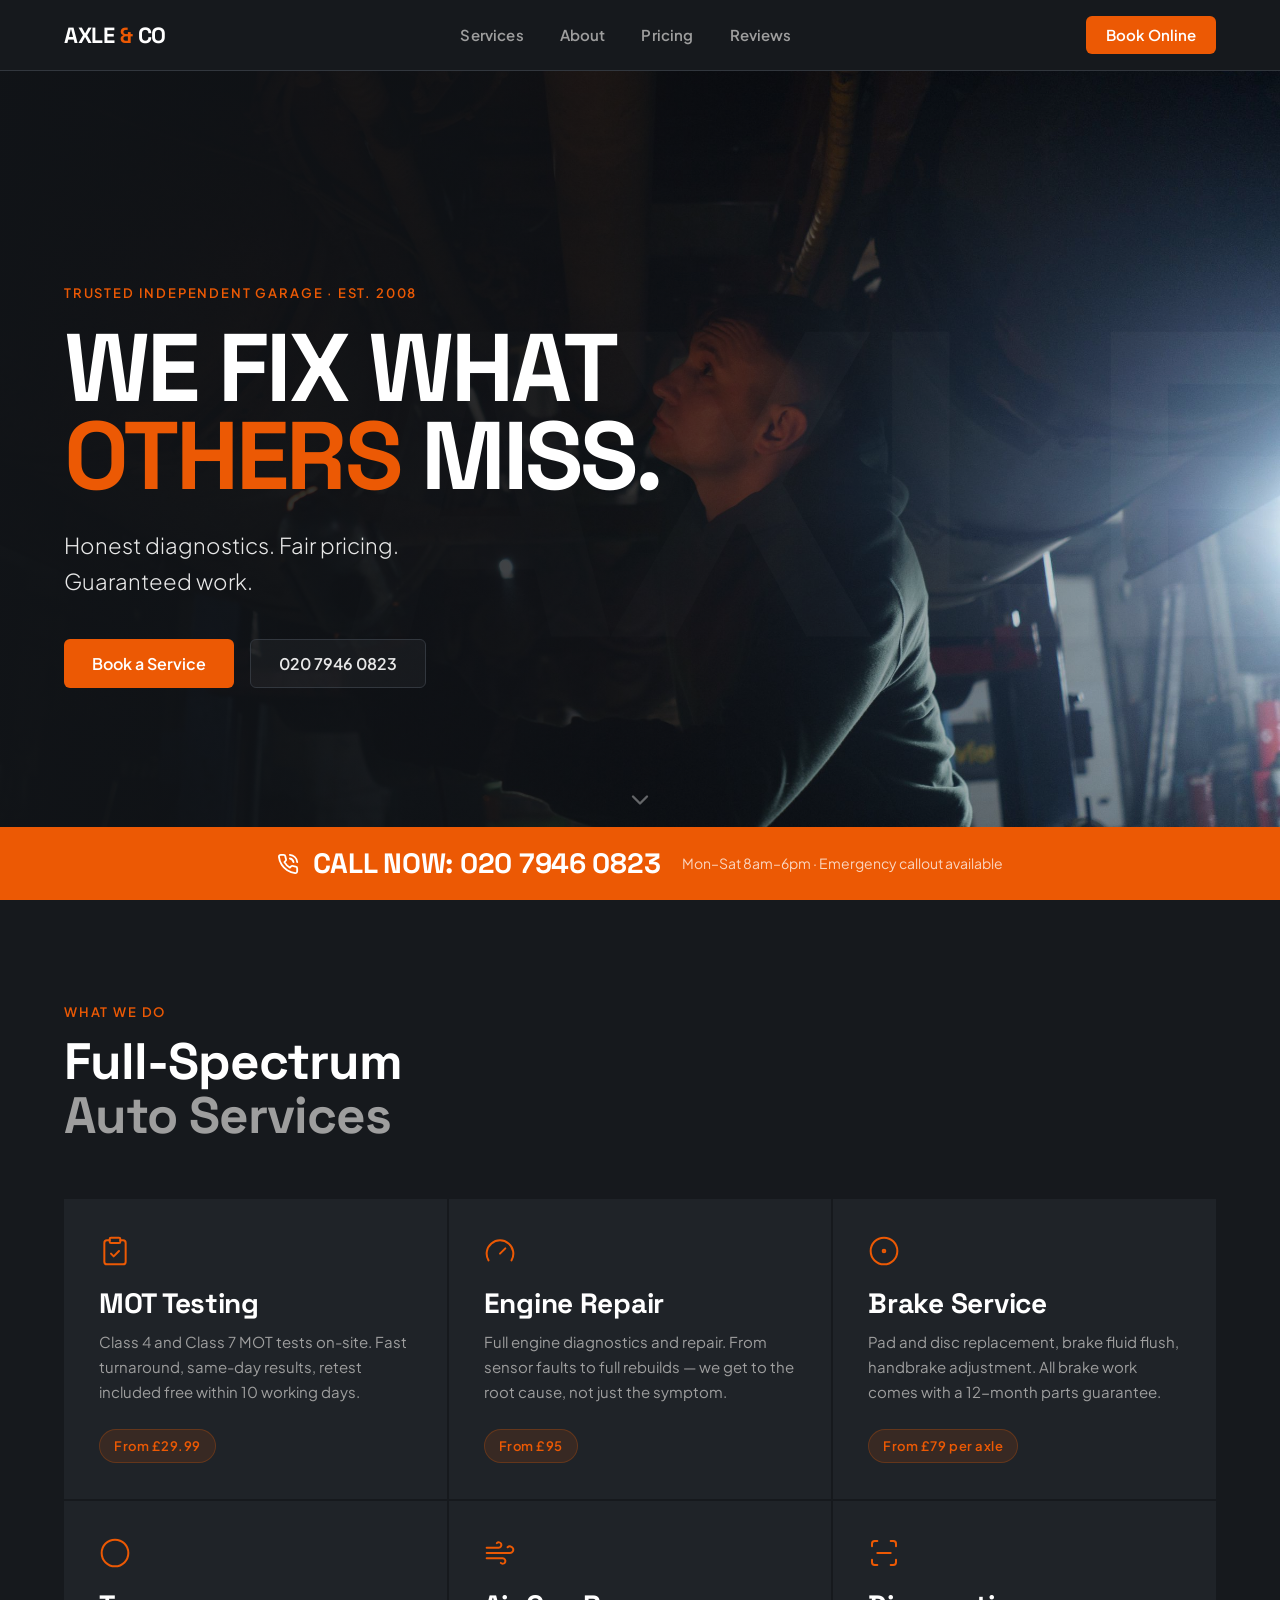
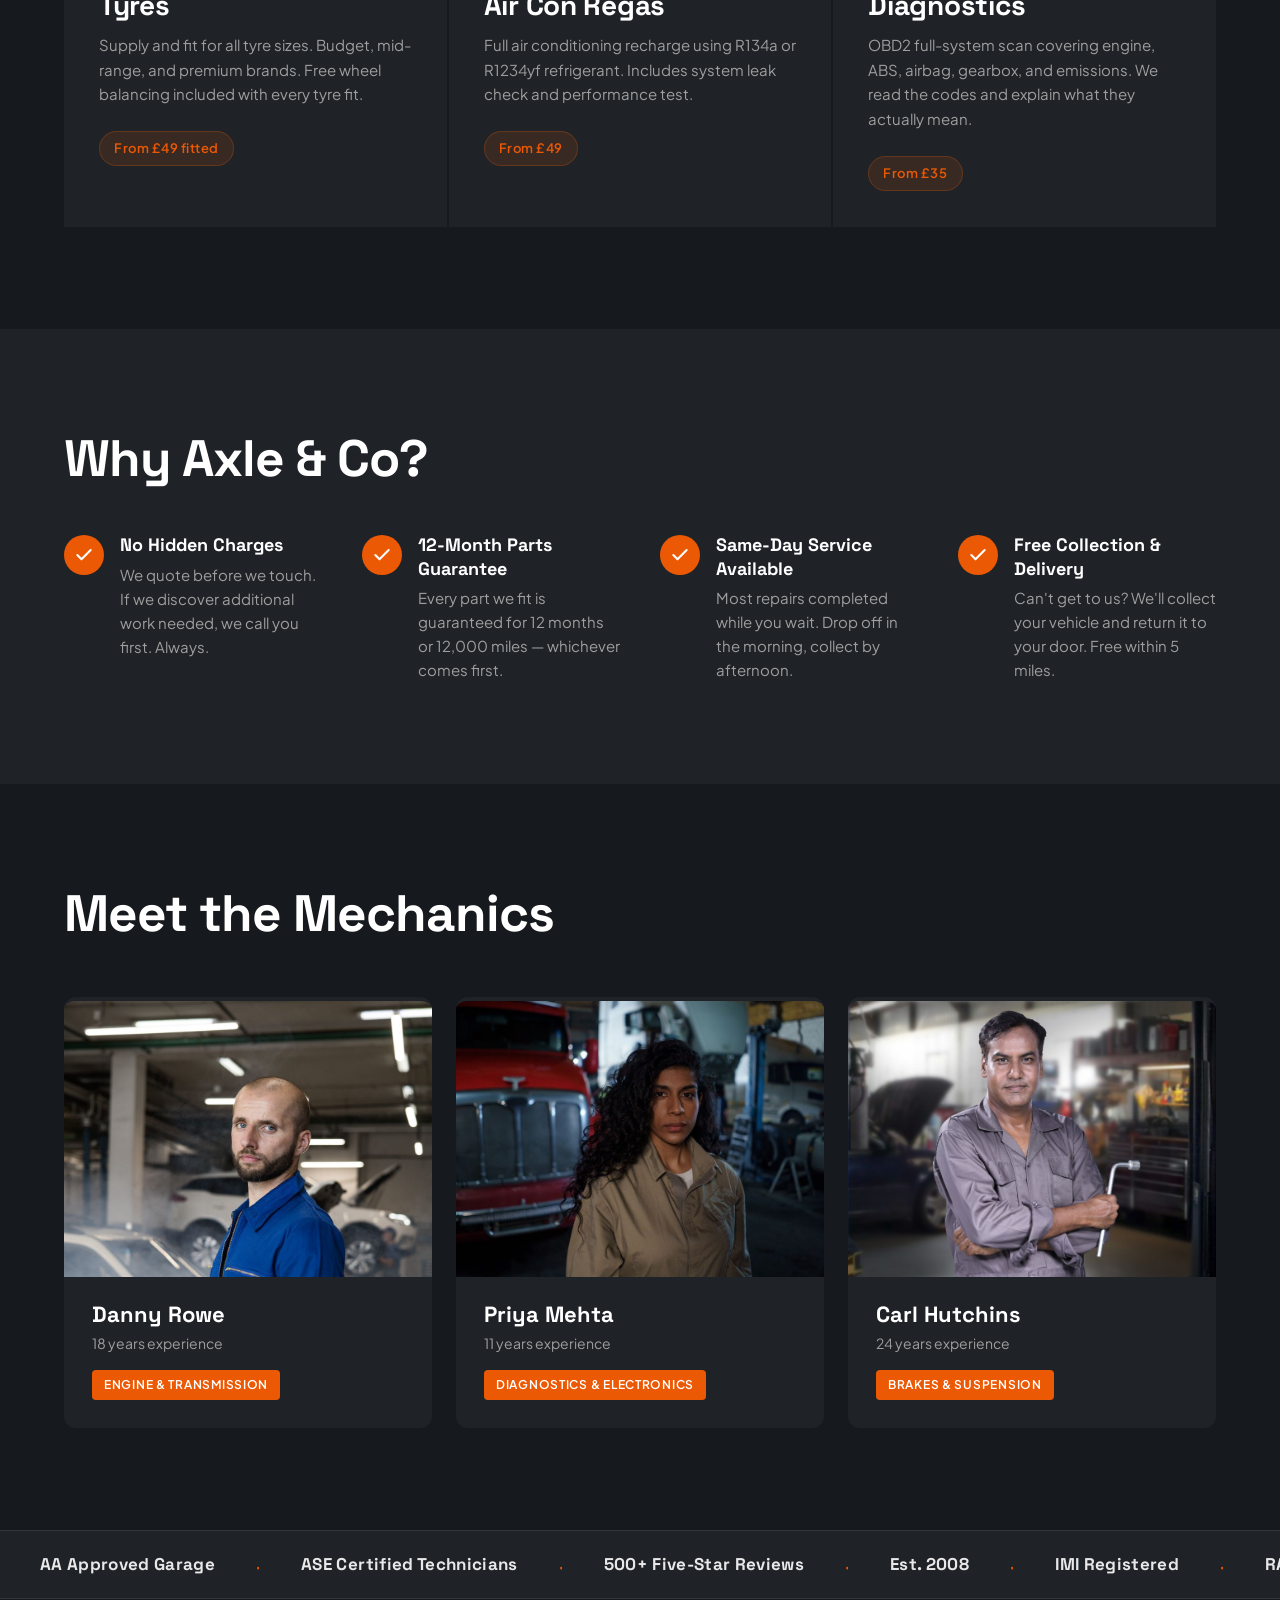
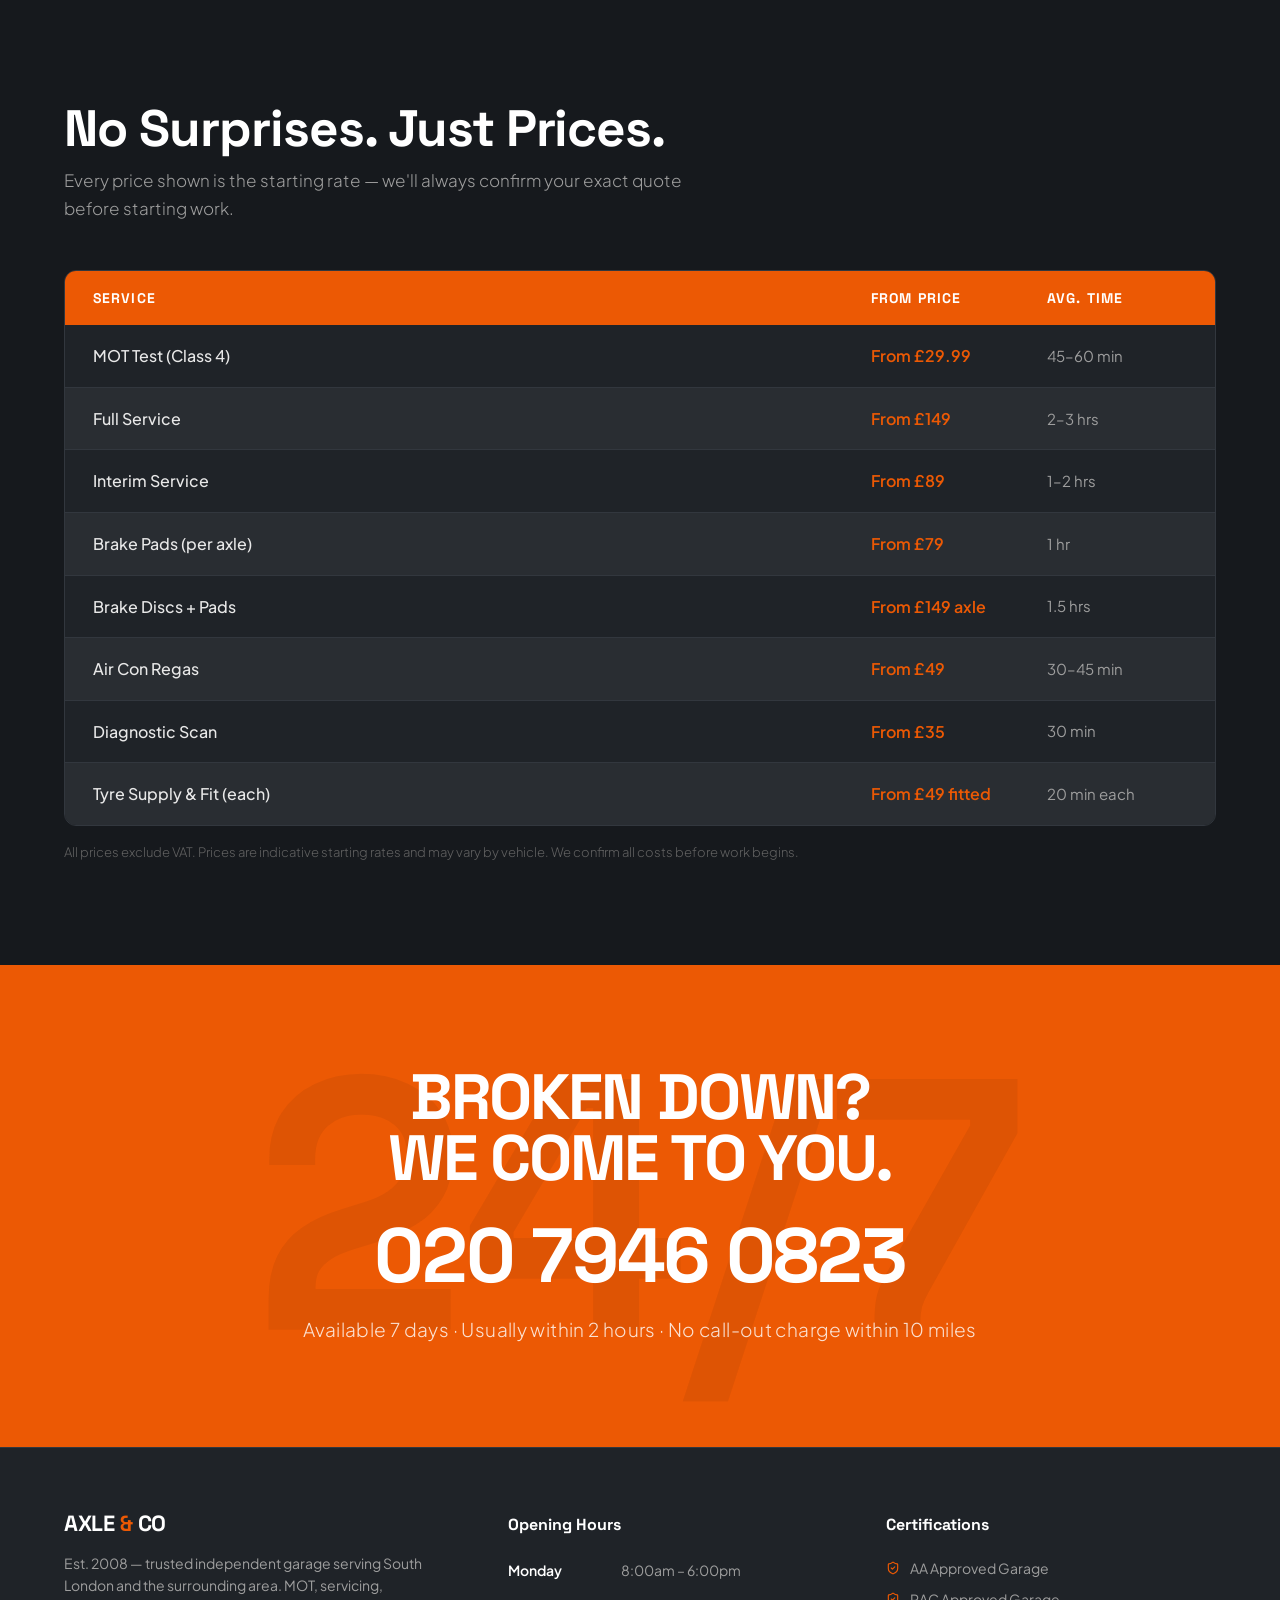
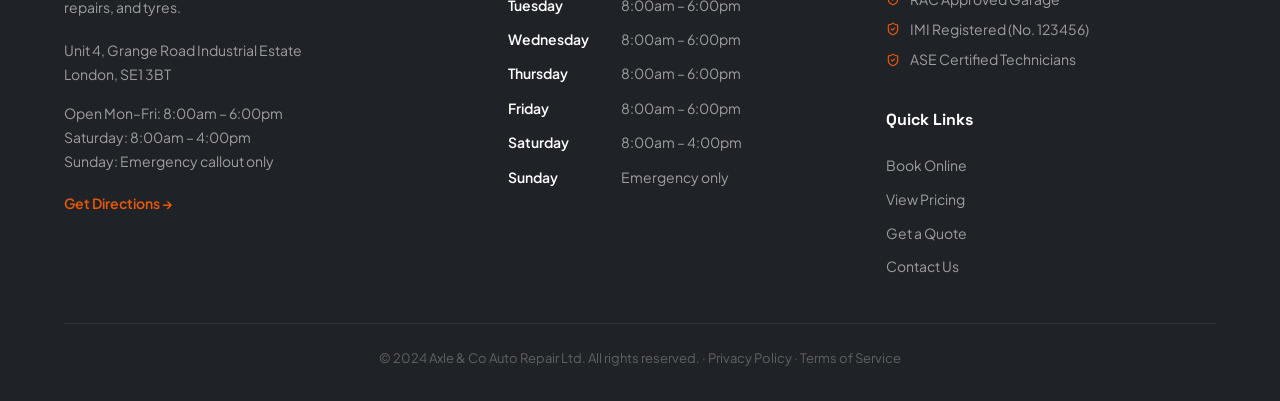
<file: axle-co/index.html>
<!doctype html>
<html lang="en-GB">
<head>
  <meta charset="utf-8">
  <meta name="viewport" content="width=device-width, initial-scale=1">
  <title>Axle &amp; Co Auto Repair | Independent garage and MOT testing, South London</title>
  <meta name="description" content="Honest diagnostics. Fair pricing. Guaranteed work. Independent mechanic and MOT testing garage in South London.">
  <meta name="robots" content="noindex, nofollow">
  <meta name="theme-color" content="#111418">
  <link rel="icon" href="data:image/svg+xml,%3Csvg xmlns='http://www.w3.org/2000/svg' viewBox='0 0 64 64'%3E%3Crect width='64' height='64' rx='12' fill='%23111418'/%3E%3Ctext x='32' y='44' font-family='Arial,sans-serif' font-weight='800' font-size='34' fill='%23e85d04' text-anchor='middle'%3EA%3C/text%3E%3C/svg%3E">
  <link rel="preconnect" href="https://fonts.googleapis.com">
  <link rel="preconnect" href="https://fonts.gstatic.com" crossorigin>
  <link href="https://fonts.googleapis.com/css2?family=Space+Grotesk:wght@400;500;600;700;800&family=Plus+Jakarta+Sans:wght@300;400;500;600;700&display=swap" rel="stylesheet">
  <link rel="preload" as="image" href="images/hero-mechanic.jpg">
  <link rel="stylesheet" href="styles.css">
  <script>
    document.documentElement.classList.add('js');
  </script>
</head>
<body>
  <!-- Icons: lucide-static 0.441.0 (ISC) -->
  <svg width="0" height="0" style="position:absolute" aria-hidden="true">
    <symbol id="i-phone-call" viewBox="0 0 24 24"><path d="M22 16.92v3a2 2 0 0 1-2.18 2 19.79 19.79 0 0 1-8.63-3.07 19.5 19.5 0 0 1-6-6 19.79 19.79 0 0 1-3.07-8.67A2 2 0 0 1 4.11 2h3a2 2 0 0 1 2 1.72 12.84 12.84 0 0 0 .7 2.81 2 2 0 0 1-.45 2.11L8.09 9.91a16 16 0 0 0 6 6l1.27-1.27a2 2 0 0 1 2.11-.45 12.84 12.84 0 0 0 2.81.7A2 2 0 0 1 22 16.92z"/><path d="M14.05 2a9 9 0 0 1 8 7.94"/><path d="M14.05 6A5 5 0 0 1 18 10"/></symbol>
    <symbol id="i-clipboard-check" viewBox="0 0 24 24"><rect width="8" height="4" x="8" y="2" rx="1" ry="1"/><path d="M16 4h2a2 2 0 0 1 2 2v14a2 2 0 0 1-2 2H6a2 2 0 0 1-2-2V6a2 2 0 0 1 2-2h2"/><path d="m9 14 2 2 4-4"/></symbol>
    <symbol id="i-gauge" viewBox="0 0 24 24"><path d="m12 14 4-4"/><path d="M3.34 19a10 10 0 1 1 17.32 0"/></symbol>
    <symbol id="i-circle-dot" viewBox="0 0 24 24"><circle cx="12" cy="12" r="10"/><circle cx="12" cy="12" r="1"/></symbol>
    <symbol id="i-circle" viewBox="0 0 24 24"><circle cx="12" cy="12" r="10"/></symbol>
    <symbol id="i-wind" viewBox="0 0 24 24"><path d="M17.7 7.7a2.5 2.5 0 1 1 1.8 4.3H2"/><path d="M9.6 4.6A2 2 0 1 1 11 8H2"/><path d="M12.6 19.4A2 2 0 1 0 14 16H2"/></symbol>
    <symbol id="i-scan-line" viewBox="0 0 24 24"><path d="M3 7V5a2 2 0 0 1 2-2h2"/><path d="M17 3h2a2 2 0 0 1 2 2v2"/><path d="M21 17v2a2 2 0 0 1-2 2h-2"/><path d="M7 21H5a2 2 0 0 1-2-2v-2"/><path d="M7 12h10"/></symbol>
    <symbol id="i-check" viewBox="0 0 24 24"><path d="M20 6 9 17l-5-5"/></symbol>
    <symbol id="i-chevron-down" viewBox="0 0 24 24"><path d="m6 9 6 6 6-6"/></symbol>
    <symbol id="i-shield-check" viewBox="0 0 24 24"><path d="M20 13c0 5-3.5 7.5-7.66 8.95a1 1 0 0 1-.67-.01C7.5 20.5 4 18 4 13V6a1 1 0 0 1 1-1c2 0 4.5-1.2 6.24-2.72a1.17 1.17 0 0 1 1.52 0C14.51 3.81 17 5 19 5a1 1 0 0 1 1 1z"/><path d="m9 12 2 2 4-4"/></symbol>
    <symbol id="i-menu" viewBox="0 0 24 24"><line x1="4" x2="20" y1="12" y2="12"/><line x1="4" x2="20" y1="6" y2="6"/><line x1="4" x2="20" y1="18" y2="18"/></symbol>
    <symbol id="i-x" viewBox="0 0 24 24"><path d="M18 6 6 18"/><path d="m6 6 12 12"/></symbol>
  </svg>

  <a class="skip-link" href="#main">Skip to content</a>

  <!-- Navbar -->
  <header class="nav" id="nav">
    <div class="nav__bar">
      <a class="logo" href="#top" aria-label="Axle and Co, back to top">AXLE <span class="logo__amp">&amp;</span> CO</a>
      <nav class="nav__links" aria-label="Primary">
        <a href="#services">Services</a>
        <a href="#about">About</a>
        <a href="#pricing">Pricing</a>
        <a href="#reviews">Reviews</a>
      </nav>
      <div class="nav__right">
        <a class="btn btn--primary btn--sm" href="#booking">Book Online</a>
        <button class="nav__burger" type="button" aria-expanded="false" aria-controls="drawer" aria-label="Open menu">
          <svg class="icon icon--menu" width="24" height="24"><use href="#i-menu"/></svg>
          <svg class="icon icon--x" width="24" height="24"><use href="#i-x"/></svg>
        </button>
      </div>
    </div>
    <nav class="drawer" id="drawer" aria-label="Mobile">
      <div class="drawer__inner">
        <a href="#services">Services</a>
        <a href="#about">About</a>
        <a href="#pricing">Pricing</a>
        <a href="#reviews">Reviews</a>
      </div>
    </nav>
  </header>

  <main id="main">
    <!-- Hero -->
    <section class="hero" id="top">
      <img class="hero__img" src="images/hero-mechanic.jpg" width="2400" height="1600" alt="Mechanic working beneath a lifted car at Axle &amp; Co garage" fetchpriority="high">
      <span class="watermark hero__watermark" aria-hidden="true">AXLE</span>
      <div class="hero__gradient" aria-hidden="true"></div>
      <div class="hero__content">
        <p class="eyebrow hero-anim" style="--y:16px; --dur:.5s; --d:.1s">Trusted Independent Garage · Est. 2008</p>
        <h1 class="hero__title hero-anim" style="--y:24px; --dur:.7s; --d:.2s">WE FIX WHAT<br><span class="orange">OTHERS</span> MISS.</h1>
        <p class="hero__sub hero-anim" style="--y:20px; --dur:.6s; --d:.4s">Honest diagnostics. Fair pricing. Guaranteed work.</p>
        <div class="hero__ctas hero-anim" style="--y:20px; --dur:.6s; --d:.55s">
          <a class="btn btn--primary btn--lg" href="#booking">Book a Service</a>
          <a class="btn btn--ghost btn--lg" href="tel:02079460823">020 7946 0823</a>
        </div>
      </div>
      <a class="hero__scroll" href="#services" aria-label="Scroll to services">
        <svg class="icon" width="28" height="28"><use href="#i-chevron-down"/></svg>
      </a>
      <div class="hero__sentinel" id="hero-sentinel" aria-hidden="true"></div>
    </section>

    <!-- Services -->
    <section class="section services" id="services" aria-labelledby="services-title">
      <div class="wrap">
        <div class="section-head section-head--lg">
          <p class="eyebrow">What We Do</p>
          <h2 class="h2" id="services-title">Full-Spectrum<br><span class="grey">Auto Services</span></h2>
        </div>
        <div class="services__grid">
          <article class="card" data-reveal="up" style="--d:0s">
            <svg class="card__icon" width="32" height="32"><use href="#i-clipboard-check"/></svg>
            <h3 class="card__name">MOT Testing</h3>
            <p class="card__desc">Class 4 and Class 7 MOT tests on-site. Fast turnaround, same-day results, retest included free within 10 working days.</p>
            <span class="chip">From £29.99</span>
          </article>
          <article class="card" data-reveal="up" style="--d:.08s">
            <svg class="card__icon" width="32" height="32"><use href="#i-gauge"/></svg>
            <h3 class="card__name">Engine Repair</h3>
            <p class="card__desc">Full engine diagnostics and repair. From sensor faults to full rebuilds — we get to the root cause, not just the symptom.</p>
            <span class="chip">From £95</span>
          </article>
          <article class="card" data-reveal="up" style="--d:.16s">
            <svg class="card__icon" width="32" height="32"><use href="#i-circle-dot"/></svg>
            <h3 class="card__name">Brake Service</h3>
            <p class="card__desc">Pad and disc replacement, brake fluid flush, handbrake adjustment. All brake work comes with a 12-month parts guarantee.</p>
            <span class="chip">From £79 per axle</span>
          </article>
          <article class="card" data-reveal="up" style="--d:.24s">
            <svg class="card__icon" width="32" height="32"><use href="#i-circle"/></svg>
            <h3 class="card__name">Tyres</h3>
            <p class="card__desc">Supply and fit for all tyre sizes. Budget, mid-range, and premium brands. Free wheel balancing included with every tyre fit.</p>
            <span class="chip">From £49 fitted</span>
          </article>
          <article class="card" data-reveal="up" style="--d:.32s">
            <svg class="card__icon" width="32" height="32"><use href="#i-wind"/></svg>
            <h3 class="card__name">Air Con Regas</h3>
            <p class="card__desc">Full air conditioning recharge using R134a or R1234yf refrigerant. Includes system leak check and performance test.</p>
            <span class="chip">From £49</span>
          </article>
          <article class="card" data-reveal="up" style="--d:.4s">
            <svg class="card__icon" width="32" height="32"><use href="#i-scan-line"/></svg>
            <h3 class="card__name">Diagnostics</h3>
            <p class="card__desc">OBD2 full-system scan covering engine, ABS, airbag, gearbox, and emissions. We read the codes and explain what they actually mean.</p>
            <span class="chip">From £35</span>
          </article>
        </div>
      </div>
    </section>

    <!-- Why choose us -->
    <section class="section why" id="about" aria-labelledby="why-title">
      <div class="wrap">
        <h2 class="h2 why__title" id="why-title">Why Axle &amp; Co?</h2>
        <div class="why__row">
          <div class="point" data-reveal="left" style="--d:0s">
            <span class="point__check" aria-hidden="true"><svg width="20" height="20"><use href="#i-check"/></svg></span>
            <div>
              <p class="point__title">No Hidden Charges</p>
              <p class="point__detail">We quote before we touch. If we discover additional work needed, we call you first. Always.</p>
            </div>
          </div>
          <div class="point" data-reveal="left" style="--d:.1s">
            <span class="point__check" aria-hidden="true"><svg width="20" height="20"><use href="#i-check"/></svg></span>
            <div>
              <p class="point__title">12-Month Parts Guarantee</p>
              <p class="point__detail">Every part we fit is guaranteed for 12 months or 12,000 miles — whichever comes first.</p>
            </div>
          </div>
          <div class="point" data-reveal="left" style="--d:.2s">
            <span class="point__check" aria-hidden="true"><svg width="20" height="20"><use href="#i-check"/></svg></span>
            <div>
              <p class="point__title">Same-Day Service Available</p>
              <p class="point__detail">Most repairs completed while you wait. Drop off in the morning, collect by afternoon.</p>
            </div>
          </div>
          <div class="point" data-reveal="left" style="--d:.3s">
            <span class="point__check" aria-hidden="true"><svg width="20" height="20"><use href="#i-check"/></svg></span>
            <div>
              <p class="point__title">Free Collection &amp; Delivery</p>
              <p class="point__detail">Can't get to us? We'll collect your vehicle and return it to your door. Free within 5 miles.</p>
            </div>
          </div>
        </div>
      </div>
    </section>

    <!-- Team -->
    <section class="section team" id="team" aria-labelledby="team-title">
      <div class="wrap">
        <h2 class="h2 team__title" id="team-title">Meet the Mechanics</h2>
        <div class="team__grid">
          <article class="member" data-reveal="up" style="--d:0s">
            <div class="member__photo">
              <img src="images/danny-rowe.jpg" width="1000" height="1500" loading="lazy" alt="Danny Rowe — mechanic at Axle &amp; Co" style="object-position: 50% 22%">
            </div>
            <div class="member__body">
              <h3 class="member__name">Danny Rowe</h3>
              <p class="member__exp">18 years experience</p>
              <span class="member__chip">Engine &amp; Transmission</span>
            </div>
          </article>
          <article class="member" data-reveal="up" style="--d:.1s">
            <div class="member__photo">
              <img src="images/priya-mehta.jpg" width="1000" height="667" loading="lazy" alt="Priya Mehta — mechanic at Axle &amp; Co" style="object-position: 60% 30%">
            </div>
            <div class="member__body">
              <h3 class="member__name">Priya Mehta</h3>
              <p class="member__exp">11 years experience</p>
              <span class="member__chip">Diagnostics &amp; Electronics</span>
            </div>
          </article>
          <article class="member" data-reveal="up" style="--d:.2s">
            <div class="member__photo">
              <img src="images/carl-hutchins.jpg" width="1000" height="668" loading="lazy" alt="Carl Hutchins — mechanic at Axle &amp; Co" style="object-position: 40% 30%">
            </div>
            <div class="member__body">
              <h3 class="member__name">Carl Hutchins</h3>
              <p class="member__exp">24 years experience</p>
              <span class="member__chip">Brakes &amp; Suspension</span>
            </div>
          </article>
        </div>
      </div>
    </section>

    <!-- Trust marquee -->
    <div class="marquee" id="reviews" aria-label="Accreditations and reviews">
      <div class="marquee__track">
        <span class="marquee__item">AA Approved Garage</span><span class="marquee__dot" aria-hidden="true">·</span>
        <span class="marquee__item">ASE Certified Technicians</span><span class="marquee__dot" aria-hidden="true">·</span>
        <span class="marquee__item">500+ Five-Star Reviews</span><span class="marquee__dot" aria-hidden="true">·</span>
        <span class="marquee__item">Est. 2008</span><span class="marquee__dot" aria-hidden="true">·</span>
        <span class="marquee__item">IMI Registered</span><span class="marquee__dot" aria-hidden="true">·</span>
        <span class="marquee__item">RAC Approved Garage</span><span class="marquee__dot" aria-hidden="true">·</span>
        <span class="marquee__item">Free MOT Retest</span><span class="marquee__dot" aria-hidden="true">·</span>
        <span class="marquee__item">12-Month Parts Guarantee</span><span class="marquee__dot" aria-hidden="true">·</span>
        <!-- duplicate for a seamless loop -->
        <span class="marquee__item" aria-hidden="true">AA Approved Garage</span><span class="marquee__dot" aria-hidden="true">·</span>
        <span class="marquee__item" aria-hidden="true">ASE Certified Technicians</span><span class="marquee__dot" aria-hidden="true">·</span>
        <span class="marquee__item" aria-hidden="true">500+ Five-Star Reviews</span><span class="marquee__dot" aria-hidden="true">·</span>
        <span class="marquee__item" aria-hidden="true">Est. 2008</span><span class="marquee__dot" aria-hidden="true">·</span>
        <span class="marquee__item" aria-hidden="true">IMI Registered</span><span class="marquee__dot" aria-hidden="true">·</span>
        <span class="marquee__item" aria-hidden="true">RAC Approved Garage</span><span class="marquee__dot" aria-hidden="true">·</span>
        <span class="marquee__item" aria-hidden="true">Free MOT Retest</span><span class="marquee__dot" aria-hidden="true">·</span>
        <span class="marquee__item" aria-hidden="true">12-Month Parts Guarantee</span><span class="marquee__dot" aria-hidden="true">·</span>
      </div>
    </div>

    <!-- Pricing -->
    <section class="section pricing" id="pricing" aria-labelledby="pricing-title">
      <div class="wrap">
        <h2 class="h2 pricing__title" id="pricing-title">No Surprises. Just Prices.</h2>
        <p class="pricing__sub">Every price shown is the starting rate — we'll always confirm your exact quote before starting work.</p>
        <div class="table-scroll">
          <div class="ptable" role="table" aria-label="Service prices">
            <div class="ptable__row ptable__head" role="row">
              <span role="columnheader">Service</span>
              <span role="columnheader">From Price</span>
              <span role="columnheader" class="col-time">Avg. Time</span>
            </div>
            <div class="ptable__row" role="row" data-reveal="left" style="--d:0s"><span role="cell" class="c-service">MOT Test (Class 4)</span><span role="cell" class="c-price">From £29.99</span><span role="cell" class="c-time col-time">45–60 min</span></div>
            <div class="ptable__row" role="row" data-reveal="left" style="--d:.06s"><span role="cell" class="c-service">Full Service</span><span role="cell" class="c-price">From £149</span><span role="cell" class="c-time col-time">2–3 hrs</span></div>
            <div class="ptable__row" role="row" data-reveal="left" style="--d:.12s"><span role="cell" class="c-service">Interim Service</span><span role="cell" class="c-price">From £89</span><span role="cell" class="c-time col-time">1–2 hrs</span></div>
            <div class="ptable__row" role="row" data-reveal="left" style="--d:.18s"><span role="cell" class="c-service">Brake Pads (per axle)</span><span role="cell" class="c-price">From £79</span><span role="cell" class="c-time col-time">1 hr</span></div>
            <div class="ptable__row" role="row" data-reveal="left" style="--d:.24s"><span role="cell" class="c-service">Brake Discs + Pads</span><span role="cell" class="c-price">From £149 axle</span><span role="cell" class="c-time col-time">1.5 hrs</span></div>
            <div class="ptable__row" role="row" data-reveal="left" style="--d:.3s"><span role="cell" class="c-service">Air Con Regas</span><span role="cell" class="c-price">From £49</span><span role="cell" class="c-time col-time">30–45 min</span></div>
            <div class="ptable__row" role="row" data-reveal="left" style="--d:.36s"><span role="cell" class="c-service">Diagnostic Scan</span><span role="cell" class="c-price">From £35</span><span role="cell" class="c-time col-time">30 min</span></div>
            <div class="ptable__row" role="row" data-reveal="left" style="--d:.42s"><span role="cell" class="c-service">Tyre Supply &amp; Fit (each)</span><span role="cell" class="c-price">From £49 fitted</span><span role="cell" class="c-time col-time">20 min each</span></div>
          </div>
        </div>
        <p class="pricing__note">All prices exclude VAT. Prices are indicative starting rates and may vary by vehicle. We confirm all costs before work begins.</p>
      </div>
    </section>

    <!-- Emergency -->
    <section class="emergency" id="booking" aria-labelledby="emergency-title">
      <span class="emergency__watermark" aria-hidden="true">24/7</span>
      <div class="emergency__inner">
        <h2 class="emergency__title" id="emergency-title" data-reveal="up32" style="--d:0s; --dur:.65s">BROKEN DOWN?<br>WE COME TO YOU.</h2>
        <a class="emergency__phone" href="tel:02079460823" data-reveal="scale" style="--d:.2s; --dur:.5s">020 7946 0823</a>
        <p class="emergency__sub">Available 7 days · Usually within 2 hours · No call-out charge within 10 miles</p>
      </div>
    </section>
  </main>

  <!-- Footer -->
  <footer class="footer" id="contact">
    <div class="wrap">
      <div class="footer__grid">
        <div class="footer__brand">
          <a class="logo" href="#top">AXLE <span class="logo__amp">&amp;</span> CO</a>
          <p class="footer__tagline">Est. 2008 — trusted independent garage serving South London and the surrounding area. MOT, servicing, repairs, and tyres.</p>
          <address class="footer__text">Unit 4, Grange Road Industrial Estate<br>London, SE1 3BT</address>
          <p class="footer__text">Open Mon–Fri: 8:00am – 6:00pm<br>Saturday: 8:00am – 4:00pm<br>Sunday: Emergency callout only</p>
          <a class="footer__directions" href="https://www.google.com/maps/search/?api=1&amp;query=Grange+Road+London+SE1+3BT" target="_blank" rel="noopener">Get Directions →</a>
        </div>
        <div class="footer__hours">
          <h3 class="footer__heading">Opening Hours</h3>
          <table class="hours">
            <tbody>
              <tr><th scope="row">Monday</th><td>8:00am – 6:00pm</td></tr>
              <tr><th scope="row">Tuesday</th><td>8:00am – 6:00pm</td></tr>
              <tr><th scope="row">Wednesday</th><td>8:00am – 6:00pm</td></tr>
              <tr><th scope="row">Thursday</th><td>8:00am – 6:00pm</td></tr>
              <tr><th scope="row">Friday</th><td>8:00am – 6:00pm</td></tr>
              <tr><th scope="row">Saturday</th><td>8:00am – 4:00pm</td></tr>
              <tr><th scope="row">Sunday</th><td>Emergency only</td></tr>
            </tbody>
          </table>
        </div>
        <div class="footer__links">
          <h3 class="footer__heading">Certifications</h3>
          <ul class="certs">
            <li><svg width="14" height="14" aria-hidden="true"><use href="#i-shield-check"/></svg>AA Approved Garage</li>
            <li><svg width="14" height="14" aria-hidden="true"><use href="#i-shield-check"/></svg>RAC Approved Garage</li>
            <li><svg width="14" height="14" aria-hidden="true"><use href="#i-shield-check"/></svg>IMI Registered (No. 123456)</li>
            <li><svg width="14" height="14" aria-hidden="true"><use href="#i-shield-check"/></svg>ASE Certified Technicians</li>
          </ul>
          <h3 class="footer__heading footer__heading--gap">Quick Links</h3>
          <ul class="quick">
            <li><a href="#booking">Book Online</a></li>
            <li><a href="#pricing">View Pricing</a></li>
            <li><a href="#pricing">Get a Quote</a></li>
            <li><a href="tel:02079460823">Contact Us</a></li>
          </ul>
        </div>
      </div>
      <p class="footer__bottom">© 2024 Axle &amp; Co Auto Repair Ltd. All rights reserved. · <a href="#">Privacy Policy</a> · <a href="#">Terms of Service</a></p>
    </div>
  </footer>

  <!-- Fixed call bar (hero only) -->
  <a class="callbar" id="callbar" href="tel:02079460823" aria-hidden="true" tabindex="-1">
    <svg class="callbar__icon" width="22" height="22" aria-hidden="true"><use href="#i-phone-call"/></svg>
    <span class="callbar__main"><span class="callbar__lead">CALL NOW: </span>020 7946 0823</span>
    <span class="callbar__sub">Mon–Sat 8am–6pm · Emergency callout available</span>
  </a>

  <script src="script.js"></script>
</body>
</html>
</file>
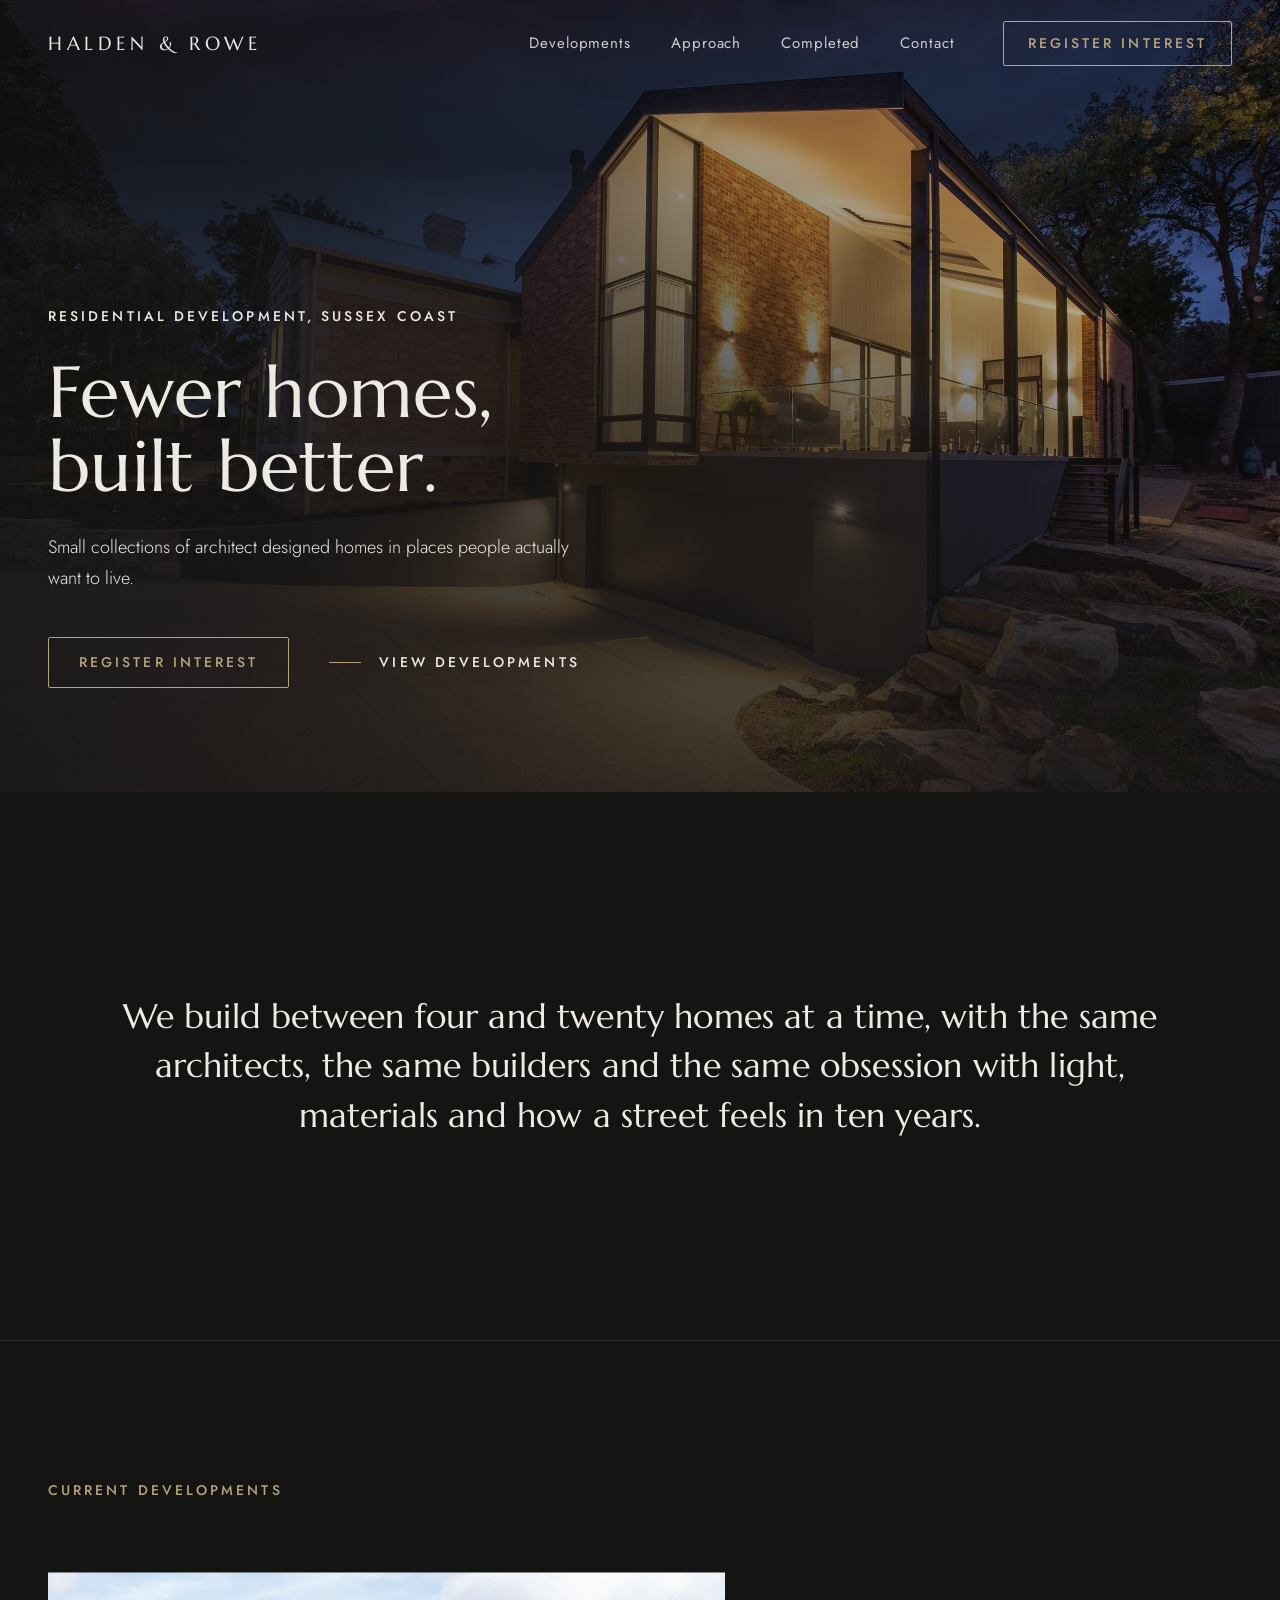
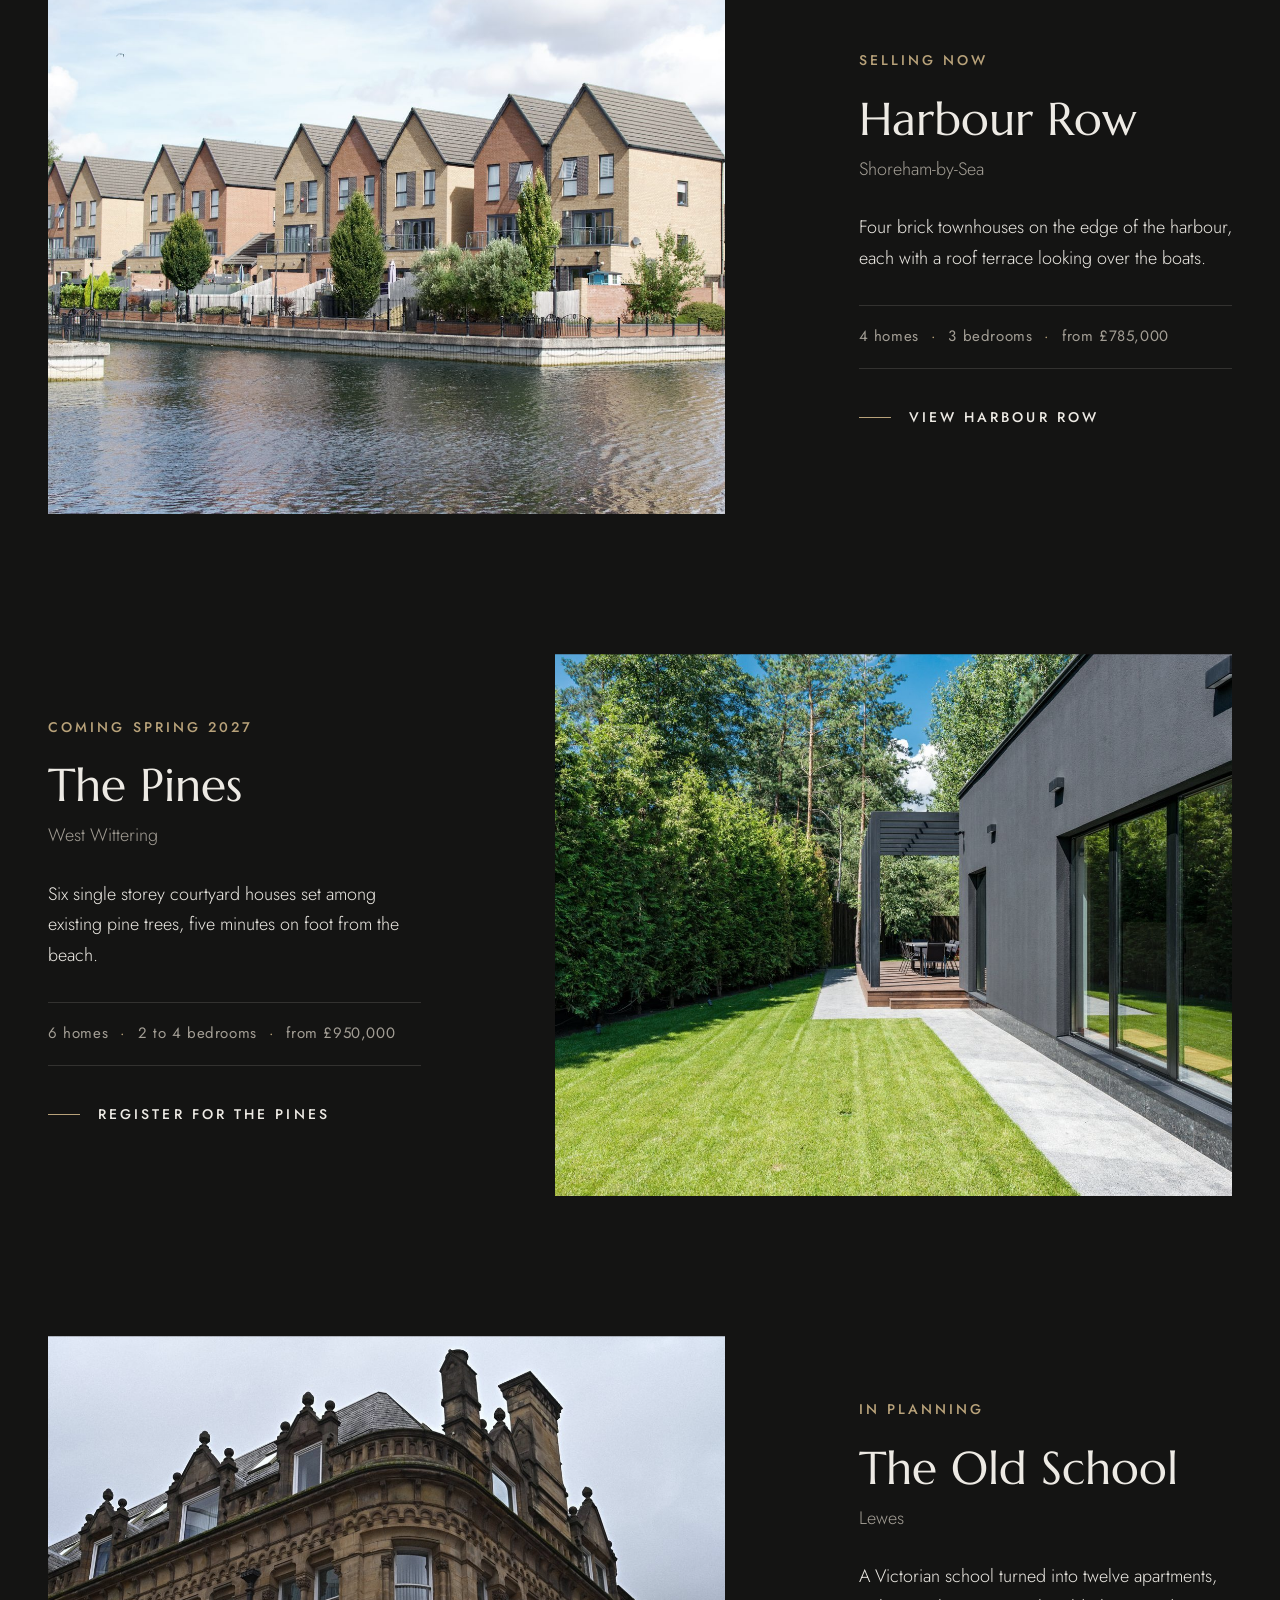
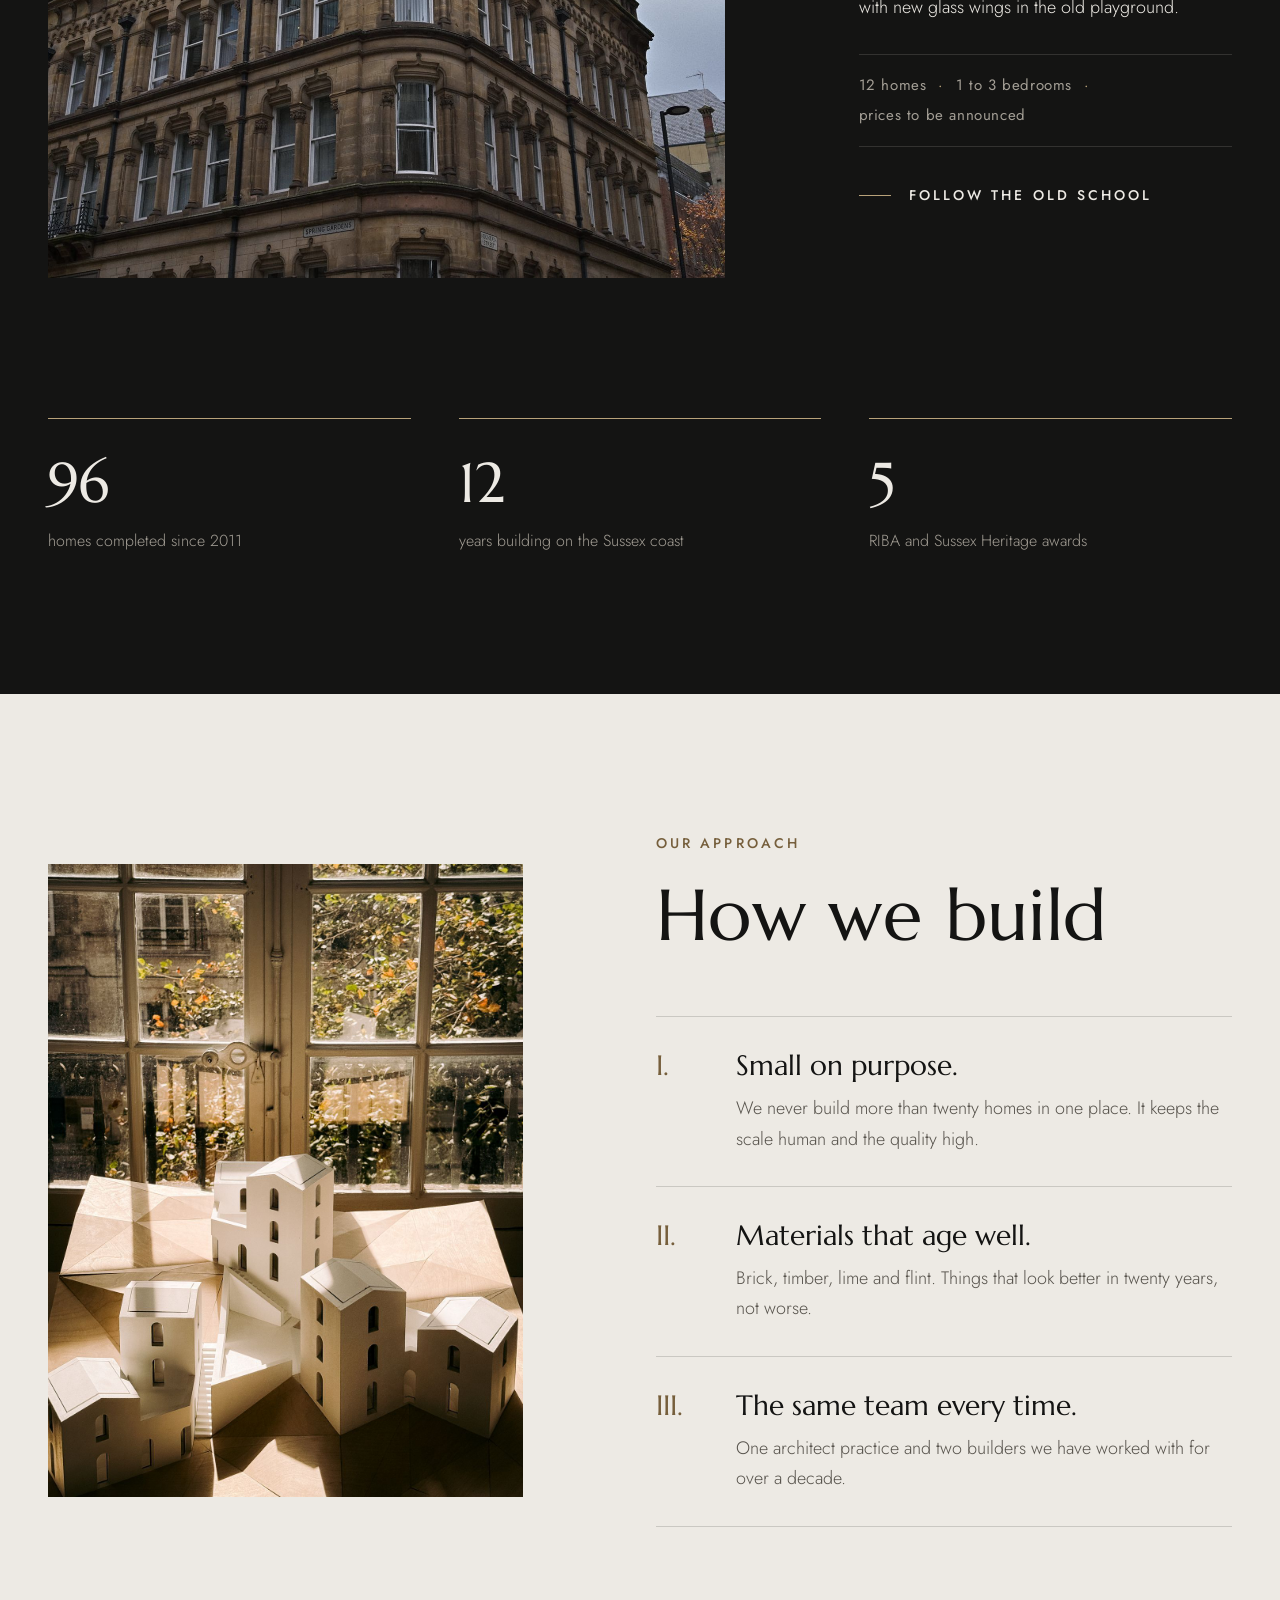
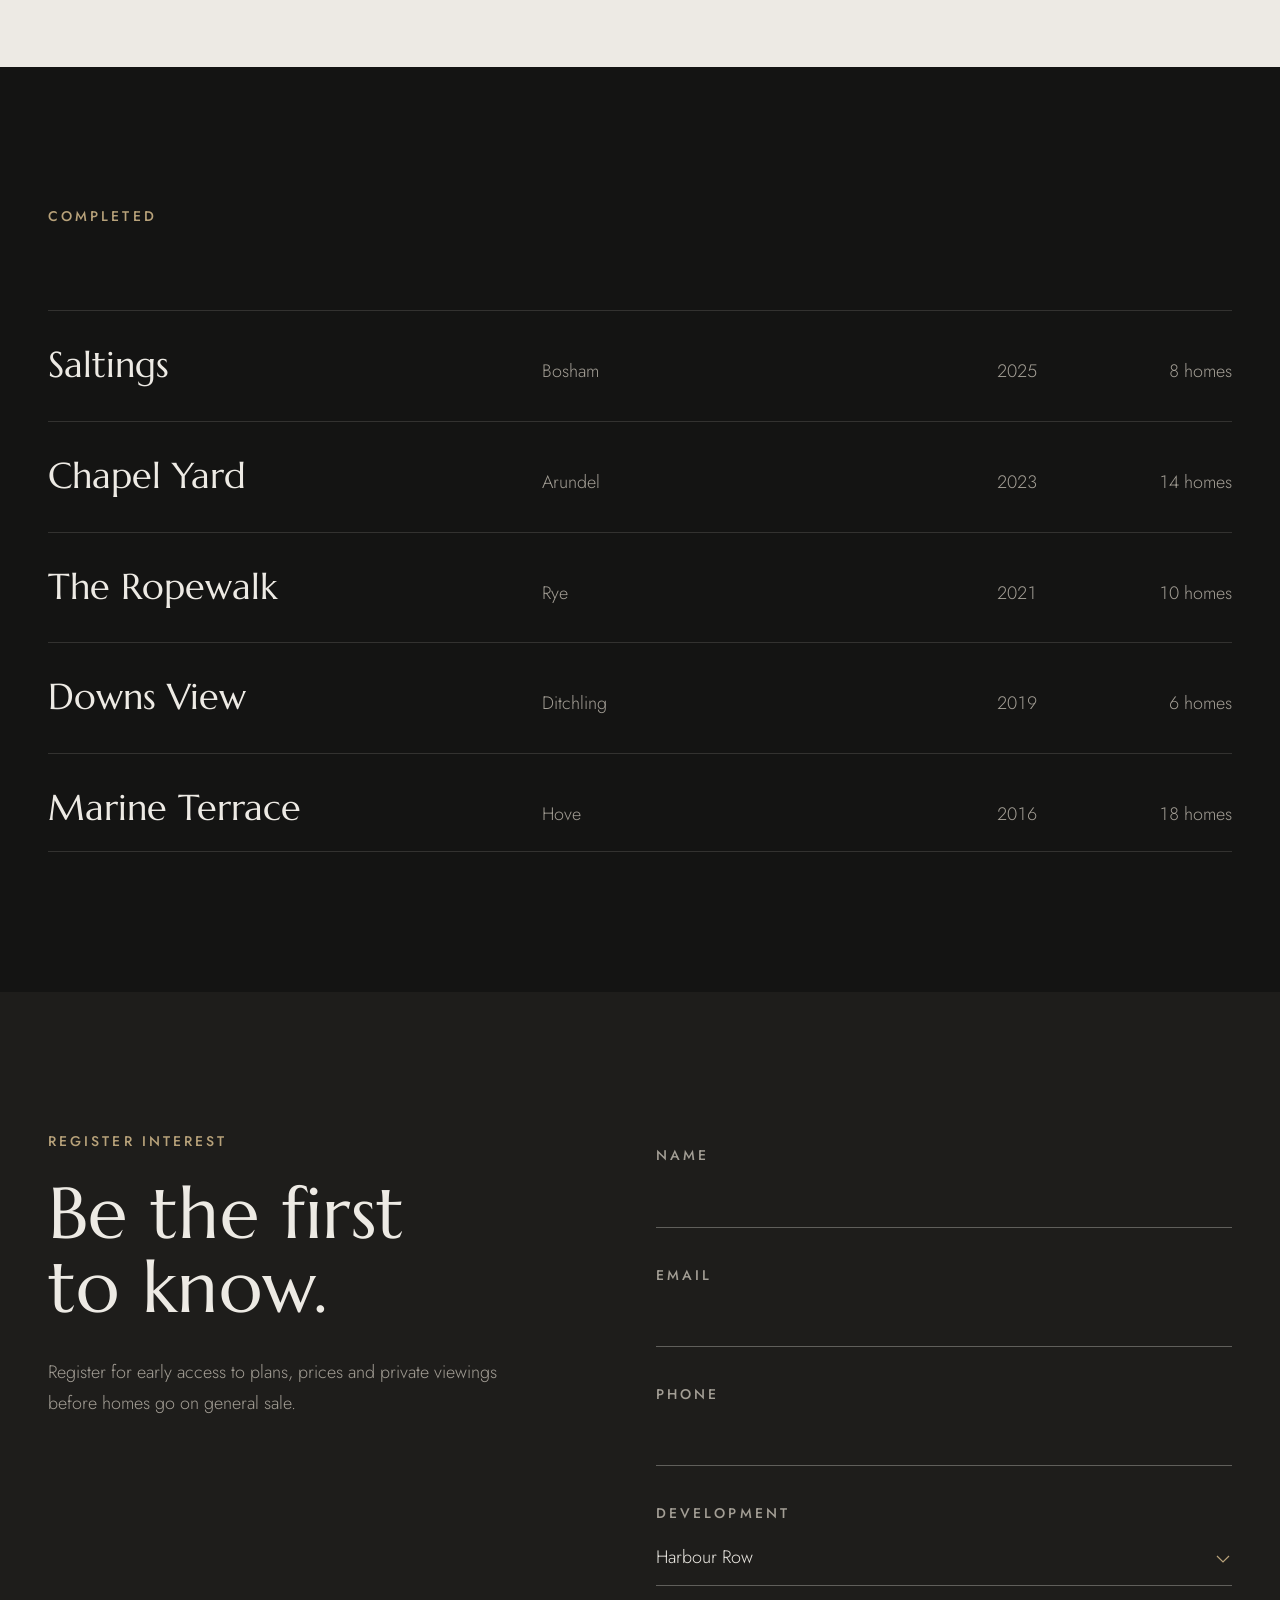
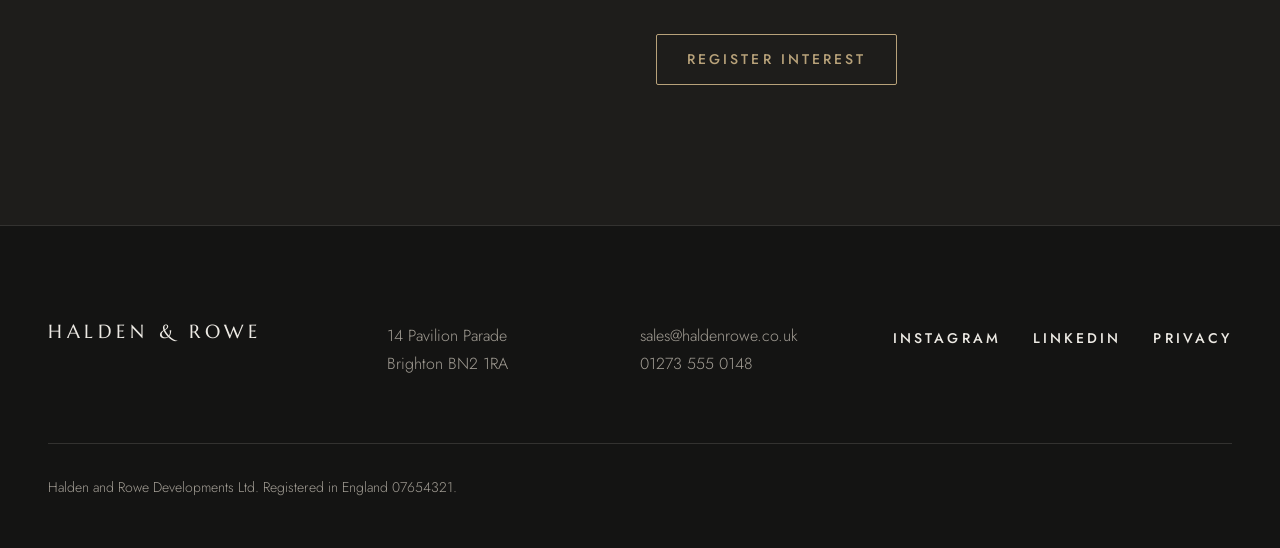
<file: halden-rowe/index.html>
<!doctype html>
<html lang="en-GB">
<head>
  <meta charset="utf-8">
  <meta name="viewport" content="width=device-width, initial-scale=1">
  <title>Halden &amp; Rowe | Residential development on the Sussex coast</title>
  <meta name="description" content="Small collections of architect designed homes in places people actually want to live.">
  <meta name="robots" content="noindex, nofollow">
  <meta name="theme-color" content="#141413">
  <link rel="icon" href="data:image/svg+xml,%3Csvg xmlns='http://www.w3.org/2000/svg' viewBox='0 0 64 64'%3E%3Crect width='64' height='64' fill='%23141413'/%3E%3Ctext x='32' y='43' font-family='Georgia,serif' font-size='40' fill='%23B8A27A' text-anchor='middle'%3EH%3C/text%3E%3C/svg%3E">
  <link rel="preconnect" href="https://fonts.googleapis.com">
  <link rel="preconnect" href="https://fonts.gstatic.com" crossorigin>
  <link href="https://fonts.googleapis.com/css2?family=Marcellus&family=Jost:wght@300;400;500&display=swap" rel="stylesheet">
  <link rel="preload" as="image" href="images/hero-coastal-house.jpg">
  <link rel="stylesheet" href="styles.css">
  <script>
    document.documentElement.classList.add('js');
  </script>
</head>
<body>
  <a class="skip-link" href="#main">Skip to content</a>

  <header class="nav" id="nav">
    <div class="container nav__inner">
      <a class="logo" href="#top" aria-label="Halden and Rowe, back to top">HALDEN &amp; ROWE</a>
      <nav class="nav__links" aria-label="Primary">
        <a href="#developments">Developments</a>
        <a href="#approach">Approach</a>
        <a href="#completed">Completed</a>
        <a href="#contact">Contact</a>
      </nav>
      <a class="btn nav__cta" href="#register">Register interest</a>
      <button class="nav__menu-btn" type="button" aria-expanded="false" aria-controls="menu">Menu</button>
    </div>
  </header>

  <div class="menu" id="menu" hidden>
    <nav class="container menu__inner" aria-label="Mobile">
      <a href="#developments">Developments</a>
      <a href="#approach">Approach</a>
      <a href="#completed">Completed</a>
      <a href="#contact">Contact</a>
      <a href="#register">Register interest</a>
    </nav>
  </div>

  <main id="main">
    <!-- Hero -->
    <section class="hero" id="top">
      <div class="hero__media">
        <img src="images/hero-coastal-house.jpg" width="2400" height="1600" alt="Contemporary house with a tall glass gable glowing with warm interior light at dusk" fetchpriority="high">
      </div>
      <div class="hero__overlay" aria-hidden="true"></div>
      <div class="container hero__content">
        <div class="hero__text">
          <p class="label">Residential development, Sussex coast</p>
          <h1 class="display">Fewer homes, built better.</h1>
          <p class="hero__lede">Small collections of architect designed homes in places people actually want to live.</p>
          <div class="actions">
            <a class="btn" href="#register">Register interest</a>
            <a class="text-link" href="#developments">View developments</a>
          </div>
        </div>
      </div>
    </section>

    <!-- Intro -->
    <section class="intro" aria-label="Introduction">
      <div class="container">
        <p class="intro__text reveal">We build between four and twenty homes at a time, with the same architects, the same builders and the same obsession with light, materials and how a street feels in ten years.</p>
      </div>
    </section>

    <!-- Current developments -->
    <section class="devs section" id="developments" aria-labelledby="devs-title">
      <div class="container">
        <h2 class="label section-label" id="devs-title">Current developments</h2>

        <article class="dev">
          <figure class="dev__media">
            <img src="images/harbour-row.jpg" width="1600" height="1066" loading="lazy" alt="A row of modern brick townhouses with steep gables beside the water">
          </figure>
          <div class="dev__body">
            <p class="label">Selling now</p>
            <h3 class="dev__name">Harbour Row</h3>
            <p class="dev__loc">Shoreham-by-Sea</p>
            <p class="dev__desc">Four brick townhouses on the edge of the harbour, each with a roof terrace looking over the boats.</p>
            <p class="dev__facts"><span>4 homes</span><span>3 bedrooms</span><span>from £785,000</span></p>
            <a class="text-link" href="#register">View Harbour Row</a>
          </div>
        </article>

        <article class="dev dev--reverse">
          <figure class="dev__media">
            <img src="images/the-pines.jpg" width="1600" height="1068" loading="lazy" alt="A single storey dark grey house with large glazing, a timber deck and a lawn edged by tall trees">
          </figure>
          <div class="dev__body">
            <p class="label">Coming spring 2027</p>
            <h3 class="dev__name">The Pines</h3>
            <p class="dev__loc">West Wittering</p>
            <p class="dev__desc">Six single storey courtyard houses set among existing pine trees, five minutes on foot from the beach.</p>
            <p class="dev__facts"><span>6 homes</span><span>2 to 4 bedrooms</span><span>from £950,000</span></p>
            <a class="text-link" href="#register">Register for The Pines</a>
          </div>
        </article>

        <article class="dev">
          <figure class="dev__media">
            <img src="images/the-old-school.jpg" width="1600" height="1067" loading="lazy" alt="An ornate Victorian stone building with gabled dormers and tall chimneys">
          </figure>
          <div class="dev__body">
            <p class="label">In planning</p>
            <h3 class="dev__name">The Old School</h3>
            <p class="dev__loc">Lewes</p>
            <p class="dev__desc">A Victorian school turned into twelve apartments, with new glass wings in the old playground.</p>
            <p class="dev__facts"><span>12 homes</span><span>1 to 3 bedrooms</span><span>prices to be announced</span></p>
            <a class="text-link" href="#register">Follow The Old School</a>
          </div>
        </article>
      </div>
    </section>

    <!-- Numbers -->
    <section class="numbers" aria-label="Halden and Rowe in numbers">
      <div class="container numbers__grid">
        <div class="figure reveal">
          <p class="figure__num" data-count="118">118</p>
          <p class="figure__cap">homes completed since 2011</p>
        </div>
        <div class="figure reveal">
          <p class="figure__num" data-count="15">15</p>
          <p class="figure__cap">years building on the Sussex coast</p>
        </div>
        <div class="figure reveal">
          <p class="figure__num" data-count="6">6</p>
          <p class="figure__cap">RIBA and Sussex Heritage awards</p>
        </div>
      </div>
    </section>

    <!-- Approach (stone) -->
    <section class="approach section" id="approach" aria-labelledby="approach-title">
      <div class="container approach__grid">
        <figure class="approach__media reveal">
          <img src="images/approach-model.jpg" width="1200" height="1600" loading="lazy" alt="Pale architectural models of small houses on a table in a sunlit room">
        </figure>
        <div class="approach__body">
          <p class="label reveal">Our approach</p>
          <h2 class="display reveal" id="approach-title">How we build</h2>
          <ol class="principles">
            <li class="principle reveal">
              <span class="principle__num" aria-hidden="true">I.</span>
              <div>
                <h3 class="principle__title">Small on purpose.</h3>
                <p>We never build more than twenty homes in one place. It keeps the scale human and the quality high.</p>
              </div>
            </li>
            <li class="principle reveal">
              <span class="principle__num" aria-hidden="true">II.</span>
              <div>
                <h3 class="principle__title">Materials that age well.</h3>
                <p>Brick, timber, lime and flint. Things that look better in twenty years, not worse.</p>
              </div>
            </li>
            <li class="principle reveal">
              <span class="principle__num" aria-hidden="true">III.</span>
              <div>
                <h3 class="principle__title">The same team every time.</h3>
                <p>One architect practice and two builders we have worked with for over a decade.</p>
              </div>
            </li>
          </ol>
        </div>
      </div>
    </section>

    <!-- Completed -->
    <section class="completed section" id="completed" aria-labelledby="completed-title">
      <div class="container">
        <h2 class="label section-label" id="completed-title">Completed</h2>
        <ul class="schemes">
          <li class="scheme reveal" data-img="images/saltings.jpg">
            <span class="scheme__name">Saltings</span>
            <span class="scheme__town">Bosham</span>
            <span class="scheme__year">2025</span>
            <span class="scheme__homes">8 homes</span>
          </li>
          <li class="scheme reveal" data-img="images/chapel-yard.jpg">
            <span class="scheme__name">Chapel Yard</span>
            <span class="scheme__town">Arundel</span>
            <span class="scheme__year">2023</span>
            <span class="scheme__homes">14 homes</span>
          </li>
          <li class="scheme reveal" data-img="images/the-ropewalk.jpg">
            <span class="scheme__name">The Ropewalk</span>
            <span class="scheme__town">Rye</span>
            <span class="scheme__year">2021</span>
            <span class="scheme__homes">10 homes</span>
          </li>
          <li class="scheme reveal" data-img="images/downs-view.jpg">
            <span class="scheme__name">Downs View</span>
            <span class="scheme__town">Ditchling</span>
            <span class="scheme__year">2019</span>
            <span class="scheme__homes">6 homes</span>
          </li>
          <li class="scheme reveal" data-img="images/marine-terrace.jpg">
            <span class="scheme__name">Marine Terrace</span>
            <span class="scheme__town">Hove</span>
            <span class="scheme__year">2016</span>
            <span class="scheme__homes">18 homes</span>
          </li>
        </ul>
      </div>
      <div class="cursor-img" aria-hidden="true"><img alt="" src="images/saltings.jpg"></div>
    </section>

    <!-- Register interest -->
    <section class="register section" id="register" aria-labelledby="register-title">
      <div class="container register__grid">
        <div class="register__intro reveal">
          <p class="label">Register interest</p>
          <h2 class="display" id="register-title">Be the first to know.</h2>
          <p class="register__lede">Register for early access to plans, prices and private viewings before homes go on general sale.</p>
        </div>
        <div class="register__form-wrap reveal">
          <form class="form" id="register-form">
            <div class="field">
              <label for="f-name">Name</label>
              <input id="f-name" name="name" type="text" autocomplete="name" required>
            </div>
            <div class="field">
              <label for="f-email">Email</label>
              <input id="f-email" name="email" type="email" autocomplete="email" required>
            </div>
            <div class="field">
              <label for="f-phone">Phone</label>
              <input id="f-phone" name="phone" type="tel" autocomplete="tel">
            </div>
            <div class="field">
              <label for="f-dev">Development</label>
              <select id="f-dev" name="development">
                <option>Harbour Row</option>
                <option>The Pines</option>
                <option>The Old School</option>
                <option>Any future development</option>
              </select>
            </div>
            <button class="btn" type="submit">Register interest</button>
          </form>
          <p class="form__thanks" id="form-thanks" tabindex="-1" hidden>Thank you. Our sales team will be in touch within one working day.</p>
        </div>
      </div>
    </section>
  </main>

  <footer class="footer" id="contact">
    <div class="container">
      <div class="footer__grid">
        <a class="logo" href="#top">HALDEN &amp; ROWE</a>
        <address class="footer__col">
          14 Pavilion Parade<br>Brighton BN2 1RA
        </address>
        <div class="footer__col">
          <a href="mailto:sales@haldenrowe.co.uk">sales@haldenrowe.co.uk</a><br>
          <a href="tel:+4412735550148">01273 555 0148</a>
        </div>
        <ul class="footer__links">
          <li><a href="#">Instagram</a></li>
          <li><a href="#">LinkedIn</a></li>
          <li><a href="#">Privacy</a></li>
        </ul>
      </div>
      <p class="footer__legal">Halden and Rowe Developments Ltd. Registered in England 07654321.</p>
    </div>
  </footer>

  <script src="script.js"></script>
</body>
</html>
</file>
<file: axle-co/styles.css>
/* Axle & Co Auto Repair */

:root {
  /* Core Palette */
  --color-bg:           hsl(216, 14%, 10%);
  --color-surface:      hsl(216, 12%, 14%);
  --color-surface-mid:  hsl(216, 10%, 18%);
  --color-border:       hsl(216, 10%, 22%);
  --color-orange:       hsl(22, 97%, 47%);
  --color-orange-hover: hsl(22, 97%, 42%);
  --color-orange-glow:  hsla(22, 97%, 47%, 0.18);
  --color-grey-light:   hsl(0, 0%, 91%);
  --color-grey-mid:     hsl(0, 0%, 62%);
  --color-grey-dark:    hsl(0, 0%, 38%);
  --color-white:        hsl(0, 0%, 100%);

  /* Typography Scale */
  --text-hero:    clamp(50px, 7.5vw, 130px);
  --text-h2:      clamp(32px, 4vw, 60px);
  --text-h3:      clamp(20px, 2.2vw, 28px);
  --text-body:    16px;
  --text-small:   14px;
  --text-label:   12px;

  /* Spacing */
  --section-px:   clamp(24px, 5vw, 96px);
  --section-py:   clamp(64px, 8vw, 120px);

  /* Radius */
  --radius-sm:    6px;
  --radius-md:    12px;
  --radius-lg:    20px;

  /* Transitions */
  --ease-out:     cubic-bezier(0.22, 1, 0.36, 1);
  --ease-in-out:  cubic-bezier(0.65, 0, 0.35, 1);

  --display: 'Space Grotesk', system-ui, sans-serif;
  --sans: 'Plus Jakarta Sans', system-ui, sans-serif;
}

/* Reset */
*, *::before, *::after { box-sizing: border-box; }
html { -webkit-text-size-adjust: 100%; scroll-behavior: smooth; scroll-padding-top: 76px; }
body, h1, h2, h3, p, ul, address, table { margin: 0; padding: 0; }
ul { list-style: none; }
img { display: block; max-width: 100%; }
address { font-style: normal; }
a { color: inherit; text-decoration: none; }
button { font: inherit; color: inherit; background: none; border: 0; padding: 0; cursor: pointer; }
[hidden] { display: none !important; }
svg { flex-shrink: 0; }
svg use { fill: none; stroke: currentColor; stroke-width: 2; stroke-linecap: round; stroke-linejoin: round; }

body {
  background-color: var(--color-bg);
  color: var(--color-grey-light);
  font-family: var(--sans);
  font-weight: 400;
  font-size: var(--text-body);
  line-height: 1.6;
  -webkit-font-smoothing: antialiased;
  -moz-osx-font-smoothing: grayscale;
}

::selection { background: var(--color-orange); color: var(--color-white); }
:focus-visible { outline: 2px solid var(--color-orange); outline-offset: 3px; }

.skip-link {
  position: absolute; left: 16px; top: -100px; z-index: 300;
  background: var(--color-orange); color: var(--color-white);
  padding: 10px 16px; border-radius: var(--radius-sm); font-weight: 600;
}
.skip-link:focus { top: 12px; }

.wrap { max-width: 1440px; margin-inline: auto; }
.section { padding: var(--section-py) var(--section-px); }
.orange { color: var(--color-orange); }
.grey { color: var(--color-grey-mid); }

.eyebrow {
  font-family: var(--sans);
  font-weight: 600;
  font-size: 13px;
  letter-spacing: 0.14em;
  text-transform: uppercase;
  color: var(--color-orange);
}

.h2 {
  font-family: var(--display);
  font-weight: 800;
  font-size: var(--text-h2);
  color: var(--color-white);
  letter-spacing: -0.02em;
  line-height: 1.05;
}

/* Buttons */
.btn {
  display: inline-flex;
  align-items: center;
  gap: 8px;
  font-family: var(--sans);
  font-weight: 600;
  border-radius: var(--radius-sm);
  line-height: 1.2;
  white-space: nowrap;
  transition: background-color 0.15s ease, border-color 0.15s ease;
}
.btn--sm { font-size: 15px; padding: 10px 20px; }
.btn--lg { font-size: 16px; padding: 14px 28px; }
.btn--primary { background-color: var(--color-orange); color: var(--color-white); }
.btn--primary:hover { background-color: var(--color-orange-hover); }
.btn--ghost {
  border: 1px solid var(--color-border);
  color: var(--color-grey-light);
  background-color: rgba(255, 255, 255, 0.04);
}
.btn--ghost:hover { border-color: var(--color-grey-dark); background-color: rgba(255, 255, 255, 0.08); }

/* Navbar */
.nav {
  position: sticky;
  top: 0;
  z-index: 90;
  background-color: var(--color-bg);
  border-bottom: 1px solid var(--color-border);
}
.nav__bar {
  display: flex;
  justify-content: space-between;
  align-items: center;
  padding: 16px var(--section-px);
  max-width: calc(1440px + var(--section-px) * 2);
  margin-inline: auto;
}
.logo {
  font-family: var(--display);
  font-weight: 800;
  font-size: 22px;
  color: var(--color-white);
  letter-spacing: -0.02em;
  line-height: 1;
  white-space: nowrap;
}
.logo__amp { color: var(--color-orange); }
.nav__links { display: flex; gap: 36px; }
.nav__links a {
  color: var(--color-grey-mid);
  font-weight: 600;
  font-size: 15px;
  letter-spacing: 0.01em;
  transition: color 0.15s ease;
}
.nav__links a:hover { color: var(--color-grey-light); }
.nav__right { display: flex; align-items: center; gap: 12px; }
.nav__burger {
  display: none;
  width: 44px;
  height: 44px;
  align-items: center;
  justify-content: center;
  color: var(--color-grey-light);
  border-radius: var(--radius-sm);
}
.nav__burger .icon--x { display: none; }
.nav__burger[aria-expanded="true"] .icon--menu { display: none; }
.nav__burger[aria-expanded="true"] .icon--x { display: block; }

.drawer {
  display: none;
  background-color: var(--color-bg);
  overflow: hidden;
  max-height: 0;
  transition: max-height 0.35s var(--ease-out);
}
.drawer.is-open { max-height: 360px; border-top: 1px solid var(--color-border); }
.drawer__inner { display: flex; flex-direction: column; padding: 8px var(--section-px) 20px; }
.drawer__inner a {
  font-weight: 600;
  font-size: 17px;
  color: var(--color-grey-light);
  padding: 14px 0;
  border-bottom: 1px solid var(--color-border);
}
.drawer__inner a:last-child { border-bottom: 0; }

/* Hero */
.hero {
  position: relative;
  height: 100vh;
  height: calc(100vh - 71px); /* full first screen below the sticky navbar */
  min-height: 640px;
  overflow: hidden;
}
.hero__img {
  position: absolute;
  inset: 0;
  width: 100%;
  height: 100%;
  object-fit: cover;
  object-position: center;
  z-index: 1;
}
.watermark {
  position: absolute;
  font-family: var(--display);
  font-weight: 800;
  line-height: 1;
  user-select: none;
  pointer-events: none;
}
.hero__watermark {
  font-size: clamp(240px, 34vw, 520px);
  color: rgba(232, 232, 232, 0.03);
  right: -2%;
  top: 50%;
  transform: translateY(-50%);
  letter-spacing: -0.04em;
  z-index: 5;
}
.hero__gradient {
  position: absolute;
  inset: 0;
  z-index: 10;
  background: linear-gradient(
    to right,
    rgba(17, 20, 24, 0.96) 0%,
    rgba(17, 20, 24, 0.80) 40%,
    rgba(17, 20, 24, 0.40) 65%,
    rgba(17, 20, 24, 0.00) 100%
  );
}
.hero__content {
  position: absolute;
  inset: 0;
  z-index: 20;
  display: flex;
  flex-direction: column;
  justify-content: center;
  padding-inline: var(--section-px);
  max-width: calc(820px + var(--section-px));
}
.hero .eyebrow { margin-bottom: 20px; }
.hero__title {
  font-family: var(--display);
  font-weight: 800;
  font-size: var(--text-hero);
  color: var(--color-white);
  line-height: 0.92;
  letter-spacing: -0.03em;
  margin-bottom: 28px;
}
.hero__sub {
  font-weight: 300;
  font-size: clamp(16px, 1.8vw, 22px);
  color: var(--color-grey-light);
  max-width: 480px;
  line-height: 1.6;
  margin-bottom: 40px;
  text-wrap: pretty;
}
.hero__ctas { display: flex; gap: 16px; flex-wrap: wrap; }
.hero__scroll {
  position: absolute;
  bottom: 80px;
  left: 50%;
  z-index: 20;
  transform: translateX(-50%);
  color: rgba(232, 232, 232, 0.4);
  padding: 6px;
}
.hero__scroll svg { display: block; }
.hero__sentinel { position: absolute; left: 0; right: 0; bottom: 0; height: 1px; }

/* Fixed call bar */
.callbar {
  position: fixed;
  bottom: 0;
  left: 0;
  right: 0;
  z-index: 100;
  background-color: var(--color-orange);
  padding: 14px var(--section-px);
  display: flex;
  align-items: center;
  justify-content: center;
  gap: 14px;
  color: var(--color-white);
  transform: translateY(80px);
  opacity: 0;
  pointer-events: none;
  transition: transform 0.35s var(--ease-out), opacity 0.35s var(--ease-out), background-color 0.15s ease;
}
.callbar.is-visible { transform: none; opacity: 1; pointer-events: auto; }
.callbar:hover { background-color: var(--color-orange-hover); }
.callbar__main {
  font-family: var(--display);
  font-weight: 800;
  font-size: clamp(18px, 2.2vw, 28px);
  letter-spacing: -0.01em;
  white-space: nowrap;
}
.callbar__sub {
  font-weight: 400;
  font-size: 14px;
  color: rgba(255, 255, 255, 0.75);
  margin-left: 8px;
}

/* Services */
.section-head--lg { margin-bottom: 56px; }
.section-head .eyebrow { margin-bottom: 12px; }
.services__grid {
  display: grid;
  grid-template-columns: repeat(3, 1fr);
  gap: 2px;
}
.card {
  background-color: var(--color-surface);
  padding: 36px 32px;
  border-left: 3px solid transparent;
  box-shadow: 0 0 0 0 transparent;
  transition: box-shadow 0.2s ease, translate 0.2s ease, border-color 0.2s ease;
  cursor: default;
  position: relative;
}
.card:hover {
  border-left-color: var(--color-orange);
  box-shadow: 0 8px 32px var(--color-orange-glow), 0 2px 8px rgba(0, 0, 0, 0.4);
  translate: 0 -3px;
  z-index: 1;
}
.card__icon { display: block; margin-bottom: 20px; color: var(--color-orange); }
.card__icon use { stroke-width: 1.5; }
.card__name {
  font-family: var(--display);
  font-weight: 700;
  font-size: var(--text-h3);
  color: var(--color-white);
  margin-bottom: 10px;
  letter-spacing: -0.01em;
  line-height: 1.2;
}
.card__desc {
  font-size: 15px;
  color: var(--color-grey-mid);
  line-height: 1.65;
  margin-bottom: 24px;
}
.chip {
  display: inline-block;
  background-color: rgba(232, 93, 4, 0.12);
  color: var(--color-orange);
  font-weight: 600;
  font-size: 13px;
  letter-spacing: 0.04em;
  padding: 6px 14px;
  border-radius: 100px;
  border: 1px solid rgba(232, 93, 4, 0.25);
}

/* Why choose us */
.why { background-color: var(--color-surface); }
.why__title { margin-bottom: 48px; }
.why__row { display: flex; gap: 40px; flex-wrap: wrap; }
.point { flex: 1 1 220px; display: flex; align-items: flex-start; gap: 16px; }
.point__check {
  width: 40px;
  height: 40px;
  border-radius: 50%;
  background-color: var(--color-orange);
  color: var(--color-white);
  display: flex;
  align-items: center;
  justify-content: center;
  flex-shrink: 0;
  margin-top: 2px;
}
.point__check use { stroke-width: 2.5; }
.point__title {
  font-family: var(--display);
  font-weight: 700;
  font-size: 18px;
  color: var(--color-white);
  margin-bottom: 6px;
  line-height: 1.3;
}
.point__detail { font-size: 15px; color: var(--color-grey-mid); line-height: 1.6; }

/* Team */
.team__title { margin-bottom: 56px; }
.team__grid { display: grid; grid-template-columns: repeat(3, 1fr); gap: 24px; }
.member {
  background-color: var(--color-surface);
  border-radius: var(--radius-md);
  overflow: hidden;
  border-top: 4px solid transparent;
  transition: border-color 0.15s ease;
}
.member:hover { border-top-color: var(--color-orange); }
.member__photo { aspect-ratio: 4 / 3; overflow: hidden; position: relative; background: var(--color-surface-mid); }
.member__photo img { width: 100%; height: 100%; object-fit: cover; object-position: center; }
.member__body { padding: 24px 28px 28px; }
.member__name {
  font-family: var(--display);
  font-weight: 700;
  font-size: 22px;
  color: var(--color-white);
  margin-bottom: 4px;
  line-height: 1.25;
}
.member__exp { font-size: 14px; color: var(--color-grey-mid); margin-bottom: 16px; }
.member__chip {
  display: inline-block;
  background-color: var(--color-orange);
  color: var(--color-white);
  font-weight: 600;
  font-size: 12px;
  letter-spacing: 0.06em;
  text-transform: uppercase;
  padding: 5px 12px;
  border-radius: 4px;
}

/* Trust marquee */
.marquee {
  background-color: var(--color-surface);
  border-top: 1px solid var(--color-border);
  border-bottom: 1px solid var(--color-border);
  padding: 20px 0;
  overflow: hidden;
}
@keyframes marquee-scroll {
  from { transform: translateX(0); }
  to   { transform: translateX(-50%); }
}
.marquee__track {
  display: flex;
  align-items: center;
  width: max-content;
  animation: marquee-scroll 35s linear infinite;
}
.marquee__track:hover { animation-play-state: paused; }
.marquee__item {
  font-family: var(--display);
  font-weight: 700;
  font-size: clamp(14px, 1.4vw, 17px);
  color: var(--color-grey-light);
  letter-spacing: 0.02em;
  white-space: nowrap;
  padding: 0 40px;
}
.marquee__dot { color: var(--color-orange); font-size: 22px; line-height: 1; flex-shrink: 0; }

/* Pricing */
.pricing__title { margin-bottom: 12px; }
.pricing__sub {
  font-weight: 300;
  font-size: 17px;
  color: var(--color-grey-mid);
  margin-bottom: 48px;
  max-width: 640px;
}
.table-scroll { overflow-x: auto; -webkit-overflow-scrolling: touch; }
.ptable {
  border-radius: var(--radius-md);
  overflow: hidden;
  border: 1px solid var(--color-border);
  min-width: 560px;
}
.ptable__row {
  display: grid;
  grid-template-columns: 1fr 160px 140px;
  align-items: center;
  gap: 16px;
  padding: 18px 28px;
  background-color: var(--color-surface);
  border-bottom: 1px solid var(--color-border);
}
.ptable__row:nth-child(odd) { background-color: var(--color-surface-mid); }
.ptable__row:last-child { border-bottom: 0; }
.ptable__head {
  background-color: var(--color-orange) !important;
  padding: 16px 28px;
  border-bottom: 0;
}
.ptable__head span {
  font-family: var(--display);
  font-weight: 700;
  font-size: 14px;
  color: var(--color-white);
  letter-spacing: 0.08em;
  text-transform: uppercase;
}
.c-service { font-weight: 500; font-size: 16px; color: var(--color-grey-light); }
.c-price { font-weight: 600; font-size: 16px; color: var(--color-orange); }
.c-time { font-weight: 400; font-size: 15px; color: var(--color-grey-mid); }
.pricing__note {
  font-weight: 300;
  font-size: 13px;
  color: var(--color-grey-dark);
  margin-top: 16px;
}

/* Emergency */
.emergency {
  background-color: var(--color-orange);
  padding: var(--section-py) var(--section-px);
  text-align: center;
  position: relative;
  overflow: hidden;
}
.emergency__watermark {
  position: absolute;
  font-family: var(--display);
  font-weight: 800;
  font-size: clamp(180px, 28vw, 400px);
  color: rgba(0, 0, 0, 0.06);
  left: 50%;
  top: 50%;
  transform: translate(-50%, -50%);
  line-height: 1;
  pointer-events: none;
  user-select: none;
  white-space: nowrap;
}
.emergency__inner { position: relative; z-index: 1; }
.emergency__title {
  font-family: var(--display);
  font-weight: 800;
  font-size: clamp(36px, 5vw, 80px);
  color: var(--color-white);
  letter-spacing: -0.03em;
  line-height: 0.95;
  margin-bottom: 28px;
}
.emergency__phone {
  display: block;
  font-family: var(--display);
  font-weight: 800;
  font-size: clamp(44px, 6vw, 90px);
  color: var(--color-white);
  letter-spacing: -0.03em;
  line-height: 1;
  margin-bottom: 20px;
}
.emergency__sub {
  font-weight: 300;
  font-size: clamp(15px, 1.6vw, 19px);
  color: rgba(255, 255, 255, 0.82);
  letter-spacing: 0.02em;
}

/* Footer */
.footer {
  background-color: var(--color-surface);
  border-top: 1px solid var(--color-border);
  padding: 64px var(--section-px) 32px;
}
.footer__grid {
  display: grid;
  grid-template-columns: 1.2fr 1fr 1fr;
  gap: 48px;
}
.footer .logo { display: inline-block; margin-bottom: 18px; }
.footer__tagline { font-size: 14px; color: var(--color-grey-mid); max-width: 360px; margin-bottom: 20px; }
.footer__text { font-size: 14px; color: var(--color-grey-mid); margin-bottom: 16px; line-height: 1.7; }
.footer__directions {
  font-size: 14px;
  font-weight: 600;
  color: var(--color-orange);
  transition: color 0.15s ease;
}
.footer__directions:hover { color: var(--color-grey-light); }
.footer__heading {
  font-family: var(--display);
  font-weight: 700;
  font-size: 16px;
  color: var(--color-white);
  margin-bottom: 16px;
}
.footer__heading--gap { margin-top: 32px; }
.hours { border-collapse: collapse; font-size: 14px; }
.hours th, .hours td { padding: 6px 0; text-align: left; vertical-align: top; }
.hours th { font-weight: 600; color: var(--color-white); padding-right: 32px; }
.hours td { font-weight: 400; color: var(--color-grey-mid); }
.certs li {
  display: flex;
  align-items: center;
  gap: 10px;
  font-size: 14px;
  color: var(--color-grey-mid);
  padding: 4px 0;
}
.certs svg { color: var(--color-orange); }
.quick li { padding: 4px 0; }
.quick a { font-size: 14px; color: var(--color-grey-mid); transition: color 0.15s ease; }
.quick a:hover { color: var(--color-orange); }
.footer__bottom {
  border-top: 1px solid var(--color-border);
  padding-top: 24px;
  margin-top: 40px;
  text-align: center;
  font-size: 13px;
  color: var(--color-grey-dark);
}
.footer__bottom a { transition: color 0.15s ease; }
.footer__bottom a:hover { color: var(--color-grey-light); }

/* Motion (JS on, motion allowed) */
@keyframes fadeUp {
  from { opacity: 0; transform: translateY(var(--y, 20px)); }
  to   { opacity: 1; transform: none; }
}
@keyframes navIn {
  from { opacity: 0; transform: translateY(-8px); }
  to   { opacity: 1; transform: none; }
}
@keyframes float {
  0%, 100% { transform: translate(-50%, 0); }
  50%      { transform: translate(-50%, 8px); }
}

@media (prefers-reduced-motion: no-preference) {
  .js .nav { animation: navIn 0.4s ease-out both; }
  .js .hero-anim { animation: fadeUp var(--dur, 0.6s) var(--ease-out) var(--d, 0s) both; }
  .hero__scroll { animation: float 2s ease-in-out infinite; }

  .js [data-reveal] {
    opacity: 0;
    transition-property: opacity, transform, translate, box-shadow, border-color;
    transition-duration: var(--dur, 0.55s), var(--dur, 0.55s), 0.2s, 0.2s, 0.2s;
    transition-timing-function: var(--ease-out), var(--ease-out), ease, ease, ease;
    transition-delay: var(--d, 0s), var(--d, 0s), 0s, 0s, 0s;
  }
  .js [data-reveal="up"]   { transform: translateY(32px); }
  .js .member[data-reveal="up"] { transform: translateY(24px); }
  .js [data-reveal="up32"] { transform: translateY(32px); }
  .js [data-reveal="left"] { transform: translateX(-20px); --dur: 0.5s; }
  .js .ptable__row[data-reveal="left"] { transform: translateX(-16px); --dur: 0.4s; }
  .js [data-reveal="scale"] { transform: scale(0.95); }
  .js [data-reveal].is-in { opacity: 1; transform: none; }
  .js .member[data-reveal] { transition-property: opacity, transform, border-color; transition-duration: 0.55s, 0.55s, 0.15s; transition-delay: var(--d, 0s), var(--d, 0s), 0s; }
}

@media (prefers-reduced-motion: reduce) {
  html { scroll-behavior: auto; }
  .marquee__track { animation-play-state: paused; }
  .callbar { transition: none; }
}

/* Tablet (640px to 1023px) */
@media (max-width: 1023px) {
  .nav__links { display: none; }
  .nav__burger { display: inline-flex; }
  .drawer { display: block; }
  .services__grid { grid-template-columns: repeat(2, 1fr); }
  .team__grid { grid-template-columns: repeat(2, 1fr); }
  .footer__grid { grid-template-columns: repeat(2, 1fr); }
  .footer__links { grid-column: 1 / -1; }
  .callbar__main { font-size: 18px; }
  .callbar__sub { display: none; }
}

/* Mobile (under 640px) */
@media (max-width: 639px) {
  .nav__right .btn--sm { font-size: 14px; padding: 9px 14px; }
  .logo { font-size: 20px; }
  .hero { height: auto; min-height: 100svh; min-height: calc(100svh - 77px); }
  .hero__content { position: relative; inset: auto; min-height: calc(100svh - 77px); padding-top: 56px; padding-bottom: 150px; }
  .hero__title { font-size: clamp(44px, 12vw, 70px); }
  .hero__img { object-position: 72% center; }
  .hero__gradient {
    background: linear-gradient(
      to right,
      rgba(17, 20, 24, 0.96) 0%,
      rgba(17, 20, 24, 0.84) 55%,
      rgba(17, 20, 24, 0.55) 100%
    );
  }
  .services__grid { grid-template-columns: 1fr; }
  .why__row { flex-direction: column; gap: 24px; }
  .point { flex: none; }
  .team__grid { grid-template-columns: 1fr; }
  .ptable { min-width: 0; }
  .ptable__row { grid-template-columns: 1fr auto; padding-inline: 20px; }
  .col-time { display: none; }
  .callbar__lead { display: none; }
  .footer__grid { grid-template-columns: 1fr; gap: 40px; }
}
</file>
<file: halden-rowe/styles.css>
/* Halden & Rowe */

:root {
  --paper: #141413;
  --ink: #EDEAE4;
  --accent: #B8A27A;
  --on-accent: #141413;
  --surface: #1E1D1B;
  --muted: #A39E95;
  --line: rgba(237, 234, 228, 0.14);

  /* Light (stone) section: darker tones so text clears 4.5:1 on #EDEAE4 */
  --stone: #EDEAE4;
  --stone-ink: #141413;
  --stone-accent: #765F3C;   /* 5.0:1 */
  --stone-muted: #57534C;    /* 6.4:1 */
  --stone-line: rgba(20, 20, 19, 0.16);

  --serif: 'Marcellus', Georgia, 'Times New Roman', serif;
  --sans: 'Jost', 'Helvetica Neue', Arial, sans-serif;

  --gutter: 48px;
  --section-y: 140px;
  --nav-h: 88px;
  --ease: cubic-bezier(0.22, 1, 0.36, 1);
  --ease-in-out: cubic-bezier(0.65, 0, 0.35, 1);
}

/* Reset */
*, *::before, *::after { box-sizing: border-box; }
html { -webkit-text-size-adjust: 100%; scroll-behavior: smooth; }
body, h1, h2, h3, p, ol, ul, figure, address { margin: 0; padding: 0; }
ol, ul { list-style: none; }
img { display: block; max-width: 100%; height: auto; }
address { font-style: normal; }
a { color: inherit; text-decoration: none; }
button, input, select { font: inherit; color: inherit; }
[hidden] { display: none !important; }

body {
  background: var(--paper);
  color: var(--ink);
  font-family: var(--sans);
  font-weight: 300;
  font-size: 18px;
  line-height: 1.7;
  -webkit-font-smoothing: antialiased;
  -moz-osx-font-smoothing: grayscale;
  text-rendering: optimizeLegibility;
}

body.menu-open { overflow: hidden; }

::selection { background: var(--accent); color: var(--on-accent); }

:focus-visible { outline: 1px solid var(--accent); outline-offset: 4px; }

.skip-link {
  position: absolute; left: 16px; top: -100px; z-index: 200;
  background: var(--ink); color: var(--paper);
  padding: 12px 18px; font-size: 14px;
}
.skip-link:focus { top: 16px; }

.container {
  width: 100%;
  max-width: calc(1320px + var(--gutter) * 2);
  margin-inline: auto;
  padding-inline: var(--gutter);
}

.section { padding-block: var(--section-y); }

/* Type */
.display {
  font-family: var(--serif);
  font-weight: 400;
  font-size: clamp(40px, 5.6vw, 92px);
  line-height: 1.04;
  letter-spacing: 0.005em;
  text-wrap: balance;
}

.label {
  font-family: var(--sans);
  font-weight: 500;
  font-size: 14px;
  line-height: 1.4;
  text-transform: uppercase;
  letter-spacing: 0.22em;
  color: var(--accent);
}

.section-label { margin-bottom: 72px; }

/* Buttons */
.btn {
  display: inline-block;
  padding: 16px 30px;
  border: 1px solid var(--accent);
  border-radius: 2px;
  background: transparent;
  color: var(--accent);
  font-family: var(--sans);
  font-weight: 500;
  font-size: 14px;
  line-height: 1.2;
  text-transform: uppercase;
  letter-spacing: 0.22em;
  cursor: pointer;
  transition: background-color 0.3s ease, color 0.3s ease;
}
.btn:hover { background: var(--accent); color: var(--on-accent); }

.text-link {
  display: inline-flex;
  align-items: center;
  gap: 18px;
  font-family: var(--sans);
  font-weight: 500;
  font-size: 14px;
  line-height: 1.2;
  text-transform: uppercase;
  letter-spacing: 0.22em;
  color: var(--ink);
  padding-block: 10px;
}
.text-link::before {
  content: "";
  width: 32px;
  height: 1px;
  background: var(--accent);
  transition: width 0.4s var(--ease);
}
.text-link:hover::before,
.text-link:focus-visible::before { width: 48px; }

.actions {
  display: flex;
  flex-wrap: wrap;
  align-items: center;
  gap: 20px 40px;
}

/* Navbar */
.nav {
  position: fixed;
  inset: 0 0 auto 0;
  z-index: 100;
  height: var(--nav-h);
  background: transparent;
  border-bottom: 1px solid transparent;
  transition: background-color 0.5s ease, border-color 0.5s ease;
}
.nav.is-scrolled,
body.menu-open .nav {
  background: var(--paper);
  border-bottom-color: var(--line);
}
.nav__inner {
  height: 100%;
  display: flex;
  align-items: center;
  gap: 48px;
}
.logo {
  font-family: var(--serif);
  font-size: 19px;
  letter-spacing: 0.24em;
  line-height: 1;
  white-space: nowrap;
  color: var(--ink);
}
.nav__links {
  margin-left: auto;
  display: flex;
  gap: 40px;
}
.nav__links a {
  font-weight: 400;
  font-size: 15px;
  letter-spacing: 0.06em;
  color: var(--ink);
  opacity: 0.86;
  padding-block: 8px;
  transition: opacity 0.3s ease, color 0.3s ease;
}
.nav__links a:hover { opacity: 1; color: var(--accent); }
.nav__cta { padding: 13px 24px; }

.nav__menu-btn {
  display: none;
  margin-left: auto;
  background: none;
  border: 0;
  padding: 12px 0 12px 16px;
  font-weight: 500;
  font-size: 14px;
  text-transform: uppercase;
  letter-spacing: 0.22em;
  color: var(--ink);
  cursor: pointer;
}

/* Full screen mobile menu */
.menu {
  position: fixed;
  inset: 0;
  z-index: 90;
  background: var(--paper);
  padding-top: calc(var(--nav-h) + 48px);
  overflow-y: auto;
}
.menu__inner { display: flex; flex-direction: column; gap: 8px; }
.menu__inner a {
  font-family: var(--serif);
  font-size: 44px;
  line-height: 1.25;
  padding-block: 6px;
  border-bottom: 1px solid var(--line);
}
.menu__inner a:last-child { color: var(--accent); border-bottom: 0; }
.menu:not([hidden]) { animation: menuIn 0.45s var(--ease); }
@keyframes menuIn { from { opacity: 0; } to { opacity: 1; } }

/* Hero */
.hero {
  position: relative;
  min-height: clamp(620px, 88vh, 940px);
  display: flex;
  align-items: flex-end;
  overflow: hidden;
  isolation: isolate;
}
.hero__media { position: absolute; inset: 0; z-index: -2; }
.hero__media img {
  width: 100%;
  height: 100%;
  object-fit: cover;
  object-position: 50% 45%;
  transform-origin: 70% 40%;
}
.hero__overlay {
  position: absolute;
  inset: 0;
  z-index: -1;
  background: linear-gradient(to top right,
    rgba(20, 20, 19, 0.9) 0%,
    rgba(20, 20, 19, 0.74) 50%,
    rgba(20, 20, 19, 0.3) 75%,
    rgba(20, 20, 19, 0) 100%);
}
.hero__content { padding-top: calc(var(--nav-h) + 40px); padding-bottom: 104px; }
.hero__text { max-width: 760px; }
.hero__text .label { margin-bottom: 28px; color: var(--ink); }
.hero__text .display { margin-bottom: 28px; max-width: 7.6em; }
.hero__lede { max-width: 30em; margin-bottom: 44px; color: var(--ink); }

/* Intro */
.intro { padding-block: 200px; border-bottom: 1px solid var(--line); }
.intro__text {
  max-width: 1040px;
  margin-inline: auto;
  text-align: center;
  font-family: var(--serif);
  font-size: 34px;
  line-height: 1.45;
  letter-spacing: 0.005em;
}

/* Developments */
.dev {
  display: grid;
  grid-template-columns: repeat(12, minmax(0, 1fr));
  column-gap: 32px;
  align-items: center;
}
.dev + .dev { margin-top: 140px; }
.dev__media {
  grid-column: 1 / span 7;
  aspect-ratio: 5 / 4;
  overflow: hidden;
  background: var(--surface);
}
.dev__media img { width: 100%; height: 100%; object-fit: cover; filter: saturate(0.82); }
.dev__body { grid-column: 9 / span 4; }
.dev--reverse .dev__media { grid-column: 6 / span 7; order: 2; }
.dev--reverse .dev__body { grid-column: 1 / span 4; order: 1; }

.dev__body .label { margin-bottom: 24px; }
.dev__name {
  font-family: var(--serif);
  font-weight: 400;
  font-size: clamp(36px, 3.6vw, 56px);
  line-height: 1.06;
  margin-bottom: 10px;
}
.dev__loc { color: var(--muted); margin-bottom: 28px; }
.dev__desc { margin-bottom: 32px; }
.dev__facts {
  display: flex;
  flex-wrap: wrap;
  gap: 4px 0;
  padding-block: 18px;
  margin-bottom: 28px;
  border-top: 1px solid var(--line);
  border-bottom: 1px solid var(--line);
  font-weight: 400;
  font-size: 15px;
  letter-spacing: 0.04em;
  color: var(--muted);
}
.dev__facts span:not(:last-child)::after {
  content: "·";
  margin-inline: 12px;
  color: var(--accent);
}

/* Numbers */
.numbers { padding-block: 0 var(--section-y); }
.numbers__grid {
  display: grid;
  grid-template-columns: repeat(3, minmax(0, 1fr));
  gap: 48px;
}
.figure { border-top: 1px solid var(--accent); padding-top: 36px; }
.figure__num {
  font-family: var(--serif);
  font-size: 56px;
  line-height: 1;
  margin-bottom: 16px;
  font-variant-numeric: tabular-nums;
}
.figure__cap { color: var(--muted); font-size: 16px; max-width: 18em; }

/* Approach (stone) */
.approach { background: var(--stone); color: var(--stone-ink); }
.approach .label { color: var(--stone-accent); }
.approach__grid {
  display: grid;
  grid-template-columns: repeat(12, minmax(0, 1fr));
  column-gap: 32px;
  align-items: center;
}
.approach__media {
  grid-column: 1 / span 5;
  aspect-ratio: 3 / 4;
  overflow: hidden;
}
.approach__media img { width: 100%; height: 100%; object-fit: cover; }
.approach__body { grid-column: 7 / span 6; }
.approach__body .label { margin-bottom: 24px; }
.approach__body .display { margin-bottom: 64px; }
.principle {
  display: grid;
  grid-template-columns: 72px 1fr;
  gap: 8px;
  padding-block: 32px;
  border-top: 1px solid var(--stone-line);
}
.principle:last-child { border-bottom: 1px solid var(--stone-line); }
.principle__num {
  font-family: var(--serif);
  font-size: 28px;
  line-height: 1.2;
  color: var(--stone-accent);
}
.principle__title {
  font-family: var(--serif);
  font-weight: 400;
  font-size: 28px;
  line-height: 1.2;
  margin-bottom: 10px;
}
.principle p { color: var(--stone-muted); }

/* Completed */
.completed { position: relative; }
.schemes { border-bottom: 1px solid var(--line); }
.scheme {
  display: grid;
  grid-template-columns: 2.2fr 1.4fr 0.8fr 0.8fr;
  align-items: baseline;
  gap: 24px;
  padding-block: 34px;
  border-top: 1px solid var(--line);
  color: var(--muted);
  transition: color 0.4s ease;
}
.scheme__name {
  font-family: var(--serif);
  font-size: clamp(28px, 2.8vw, 42px);
  line-height: 1.1;
  color: var(--ink);
  transition: transform 0.6s var(--ease);
}
.scheme__year, .scheme__homes { text-align: right; font-variant-numeric: tabular-nums; }

.cursor-img {
  position: fixed;
  left: 0;
  top: 0;
  z-index: 50;
  width: 240px;
  aspect-ratio: 3 / 4;
  overflow: hidden;
  pointer-events: none;
  opacity: 0;
  visibility: hidden;
  transform: translate3d(-200px, -200px, 0);
  transition: opacity 0.35s ease, visibility 0.35s;
  will-change: transform;
}
.cursor-img img {
  width: 100%;
  height: 100%;
  object-fit: cover;
  transform: scale(1.12);
  transition: transform 0.7s var(--ease);
}
.cursor-img.is-visible { opacity: 1; visibility: visible; }
.cursor-img.is-visible img { transform: scale(1); }

@media (hover: hover) and (pointer: fine) and (min-width: 768px) {
  .schemes .scheme:hover { color: var(--ink); }
  .scheme:hover .scheme__name { transform: translateX(12px); }
}
@media not all and (hover: hover) and (pointer: fine) {
  .cursor-img { display: none; }
}

/* Register */
.register { background: var(--surface); }
.register__grid {
  display: grid;
  grid-template-columns: repeat(12, minmax(0, 1fr));
  column-gap: 32px;
  align-items: start;
}
.register__intro { grid-column: 1 / span 5; }
.register__intro .label { margin-bottom: 24px; }
.register__intro .display { margin-bottom: 32px; }
.register__lede { color: var(--muted); max-width: 26em; }
.register__form-wrap { grid-column: 7 / span 6; padding-top: 12px; }

.form { display: grid; gap: 36px; }
.field { display: grid; gap: 6px; }
.field label {
  font-weight: 500;
  font-size: 14px;
  text-transform: uppercase;
  letter-spacing: 0.22em;
  color: var(--muted);
}
.field input,
.field select {
  width: 100%;
  appearance: none;
  -webkit-appearance: none;
  background: transparent;
  border: 0;
  border-bottom: 1px solid rgba(237, 234, 228, 0.32);
  border-radius: 0;
  padding: 10px 0 12px;
  font-weight: 300;
  font-size: 18px;
  color: var(--ink);
  transition: border-color 0.3s ease;
}
.field select {
  padding-right: 32px;
  cursor: pointer;
  background-image: url("data:image/svg+xml,%3Csvg xmlns='http://www.w3.org/2000/svg' width='14' height='8' viewBox='0 0 14 8'%3E%3Cpath d='M1 1l6 6 6-6' fill='none' stroke='%23B8A27A' stroke-width='1.2'/%3E%3C/svg%3E");
  background-repeat: no-repeat;
  background-position: right 2px center;
}
.field select option { background: var(--surface); color: var(--ink); }
.field input:focus,
.field select:focus { outline: none; border-bottom-color: var(--accent); }
.field input:focus-visible,
.field select:focus-visible { outline: none; }
.field input:user-invalid { border-bottom-color: #D9A08B; }
.form .btn { justify-self: start; margin-top: 12px; }

.form__thanks {
  font-family: var(--serif);
  font-size: clamp(26px, 2.4vw, 34px);
  line-height: 1.35;
  max-width: 20em;
  padding-block: 24px;
  border-top: 1px solid var(--accent);
}
.form__thanks:focus { outline: none; }

/* Footer */
.footer { padding-block: 96px 48px; border-top: 1px solid var(--line); }
.footer__grid {
  display: grid;
  grid-template-columns: 1.4fr 1fr 1fr auto;
  gap: 40px;
  align-items: start;
  padding-bottom: 64px;
}
.footer__col { color: var(--muted); font-size: 16px; line-height: 1.8; }
.footer__col a { transition: color 0.3s ease; }
.footer__col a:hover { color: var(--ink); }
.footer__links { display: flex; gap: 32px; }
.footer__links a {
  font-weight: 500;
  font-size: 14px;
  text-transform: uppercase;
  letter-spacing: 0.22em;
  color: var(--ink);
  transition: color 0.3s ease;
}
.footer__links a:hover { color: var(--accent); }
.footer__legal {
  padding-top: 32px;
  border-top: 1px solid var(--line);
  font-size: 14px;
  color: var(--muted);
}

/* Motion (only when JS is running and motion is allowed) */
@media (prefers-reduced-motion: no-preference) {
  .js .hero__media img {
    transform: scale(1.06);
    opacity: 0;
    transition: transform 2.4s var(--ease), opacity 1.2s ease;
  }
  .js .hero.is-ready .hero__media img { transform: scale(1); opacity: 1; }

  .js .hero__text > * {
    opacity: 0;
    transform: translateY(24px);
    transition: opacity 1.1s var(--ease), transform 1.1s var(--ease);
  }
  .js .hero.is-ready .hero__text > * { opacity: 1; transform: none; }
  .js .hero.is-ready .hero__text > :nth-child(1) { transition-delay: 0.35s; }
  .js .hero.is-ready .hero__text > :nth-child(2) { transition-delay: 0.5s; }
  .js .hero.is-ready .hero__text > :nth-child(3) { transition-delay: 0.7s; }
  .js .hero.is-ready .hero__text > :nth-child(4) { transition-delay: 0.85s; }

  .js .reveal {
    opacity: 0;
    transform: translateY(24px);
    transition: opacity 1s var(--ease), transform 1s var(--ease);
  }
  .js .reveal.is-in { opacity: 1; transform: none; }
  .js .scheme.reveal { transform: translateY(12px); }
  .js .principle.reveal:nth-child(2) { transition-delay: 0.12s; }
  .js .principle.reveal:nth-child(3) { transition-delay: 0.24s; }
  .js .figure.reveal:nth-child(2) { transition-delay: 0.12s; }
  .js .figure.reveal:nth-child(3) { transition-delay: 0.24s; }

  /* Development rows: image wipes up from the bottom, then the text follows */
  .js .dev__media {
    clip-path: inset(100% 0 0 0);
    transition: clip-path 1.1s var(--ease-in-out);
  }
  .js .dev__media img {
    transform: scale(1.08);
    transition: transform 1.8s var(--ease);
  }
  .js .dev.is-in .dev__media { clip-path: inset(0 0 0 0); }
  .js .dev.is-in .dev__media img { transform: scale(1); }
  .js .dev__body > * {
    opacity: 0;
    transform: translateY(16px);
    transition: opacity 0.9s var(--ease), transform 0.9s var(--ease);
  }
  .js .dev.is-in .dev__body > * { opacity: 1; transform: none; }
  .js .dev.is-in .dev__body > :nth-child(1) { transition-delay: 0.6s; }
  .js .dev.is-in .dev__body > :nth-child(2) { transition-delay: 0.68s; }
  .js .dev.is-in .dev__body > :nth-child(3) { transition-delay: 0.76s; }
  .js .dev.is-in .dev__body > :nth-child(4) { transition-delay: 0.84s; }
  .js .dev.is-in .dev__body > :nth-child(5) { transition-delay: 0.92s; }
  .js .dev.is-in .dev__body > :nth-child(6) { transition-delay: 1s; }
}

@media (prefers-reduced-motion: reduce) {
  html { scroll-behavior: auto; }
  *, *::before, *::after { transition-duration: 0.01ms !important; animation-duration: 0.01ms !important; }
}

/* Tablet */
@media (max-width: 1100px) {
  .nav__links { gap: 28px; }
  .nav__inner { gap: 32px; }
  .dev__body { grid-column: 8 / span 5; }
  .dev--reverse .dev__body { grid-column: 1 / span 5; }
  .approach__media { grid-column: 1 / span 6; }
  .approach__body { grid-column: 7 / span 6; padding-left: 16px; }
}

@media (max-width: 960px) {
  .nav__links, .nav__cta { display: none; }
  .nav__menu-btn { display: block; }
  .dev__media { grid-column: 1 / span 6; }
  .dev__body { grid-column: 7 / span 6; }
  .dev--reverse .dev__media { grid-column: 7 / span 6; }
  .dev--reverse .dev__body { grid-column: 1 / span 6; }
  .footer__grid { grid-template-columns: 1fr 1fr; }
  .footer__grid > .logo, .footer__links { grid-column: 1 / -1; }
}

/* Mobile */
@media (max-width: 767px) {
  :root { --gutter: 24px; --section-y: 88px; --nav-h: 72px; }
  body { font-size: 17px; }
  .logo { font-size: 16px; letter-spacing: 0.2em; }

  .hero__media img { object-position: 64% 50%; }
  .hero__content { padding-bottom: 56px; }
  .hero__text { max-width: none; }
  .hero__text .display { font-size: 40px; }
  .hero__overlay {
    background: linear-gradient(to top right,
      rgba(20, 20, 19, 0.92) 0%,
      rgba(20, 20, 19, 0.84) 55%,
      rgba(20, 20, 19, 0.66) 80%,
      rgba(20, 20, 19, 0) 100%);
  }

  .intro { padding-block: 112px; }
  .intro__text { font-size: 26px; line-height: 1.45; text-align: left; }

  .section-label { margin-bottom: 48px; }
  .dev, .dev--reverse { display: flex; flex-direction: column; align-items: stretch; }
  .dev--reverse .dev__media { order: 0; }
  .dev--reverse .dev__body { order: 1; }
  .dev__media { aspect-ratio: 4 / 3; margin-bottom: 36px; }
  .dev + .dev { margin-top: 96px; }

  .numbers__grid { grid-template-columns: 1fr; gap: 56px; }

  .approach__grid { display: flex; flex-direction: column; align-items: stretch; gap: 56px; }
  .approach__media { aspect-ratio: 4 / 5; }
  .approach__body { padding-left: 0; }
  .approach__body .display { margin-bottom: 40px; }
  .principle { grid-template-columns: 56px 1fr; }
  .principle__num, .principle__title { font-size: 24px; }

  .scheme { grid-template-columns: 1fr auto; padding-block: 26px; }
  .scheme__town, .scheme__homes { display: none; }
  .cursor-img { display: none; }

  .register__grid { display: flex; flex-direction: column; align-items: stretch; gap: 56px; }
  .register__form-wrap { padding-top: 0; }
  .form .btn { justify-self: stretch; text-align: center; }

  .footer { padding-block: 72px 40px; }
  .footer__grid { grid-template-columns: 1fr; gap: 28px; padding-bottom: 48px; }
  .footer__links { flex-wrap: wrap; gap: 20px 28px; }
}
</file>
